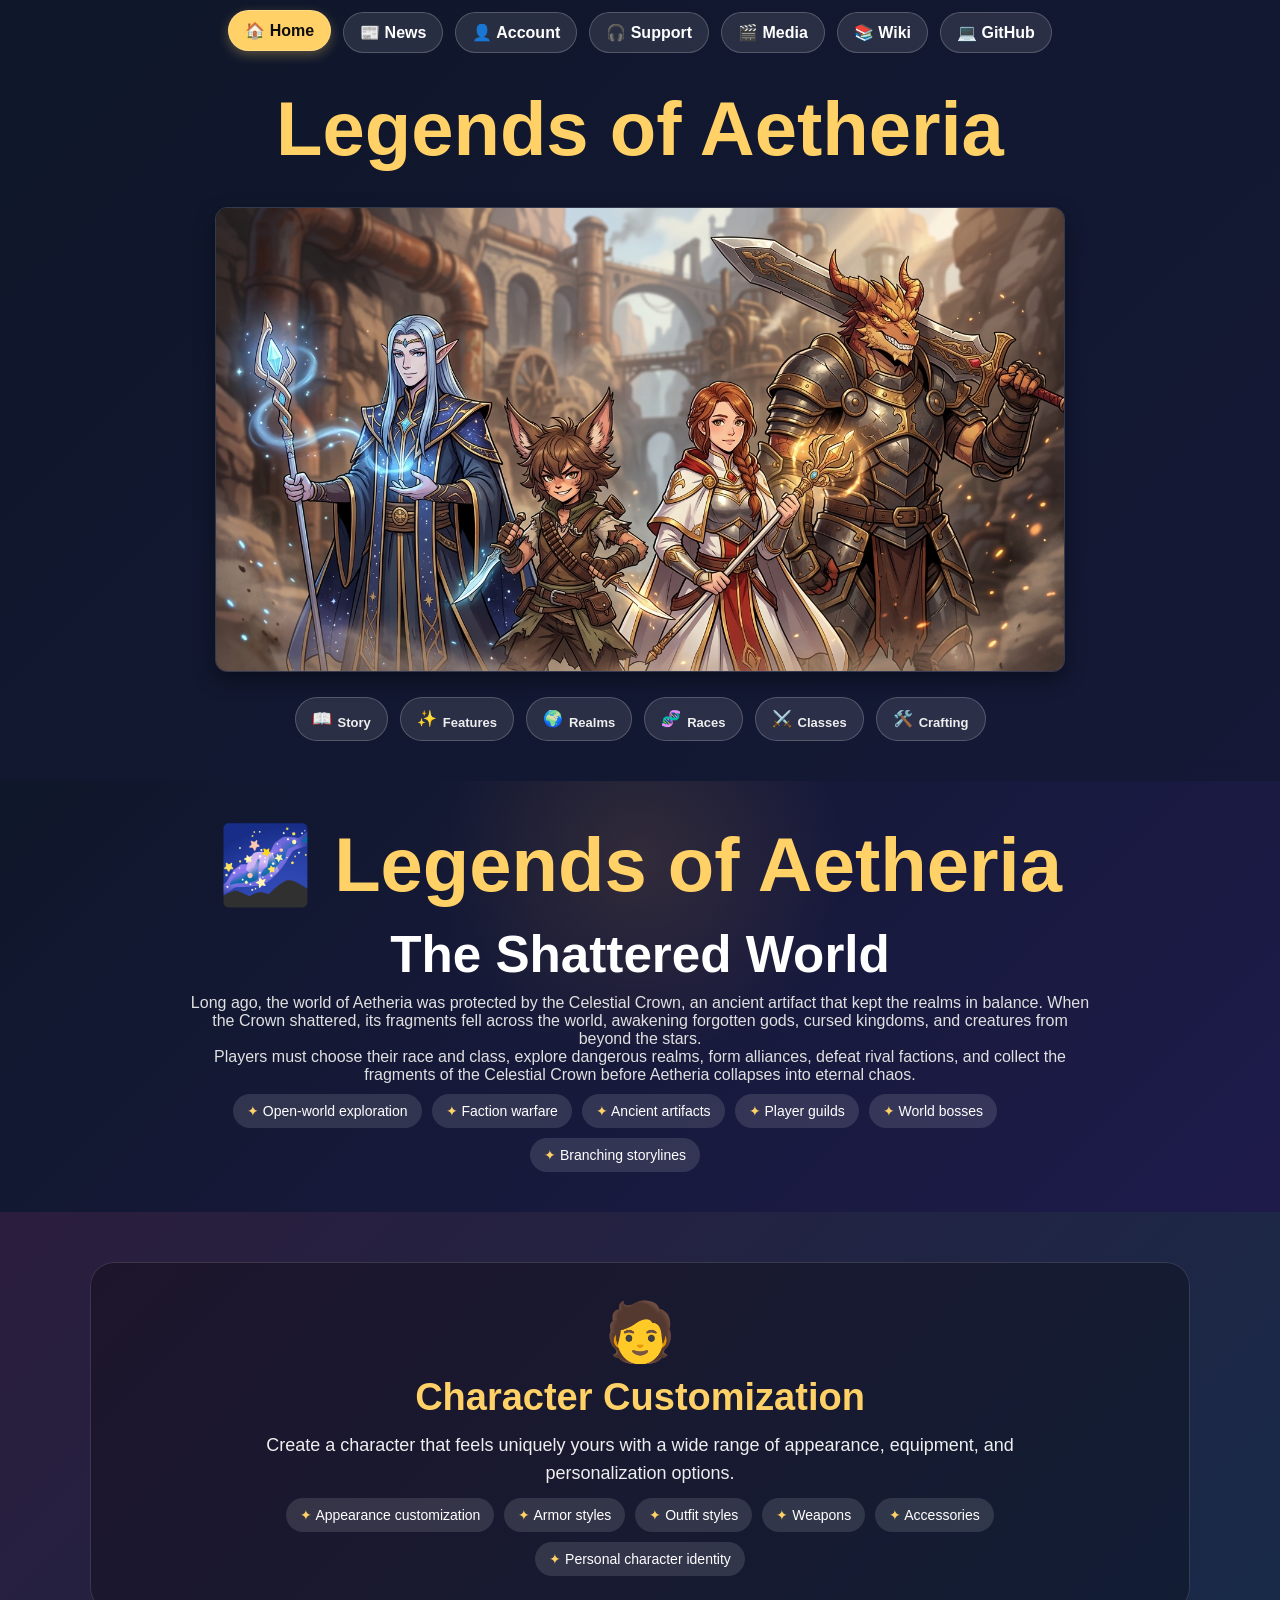
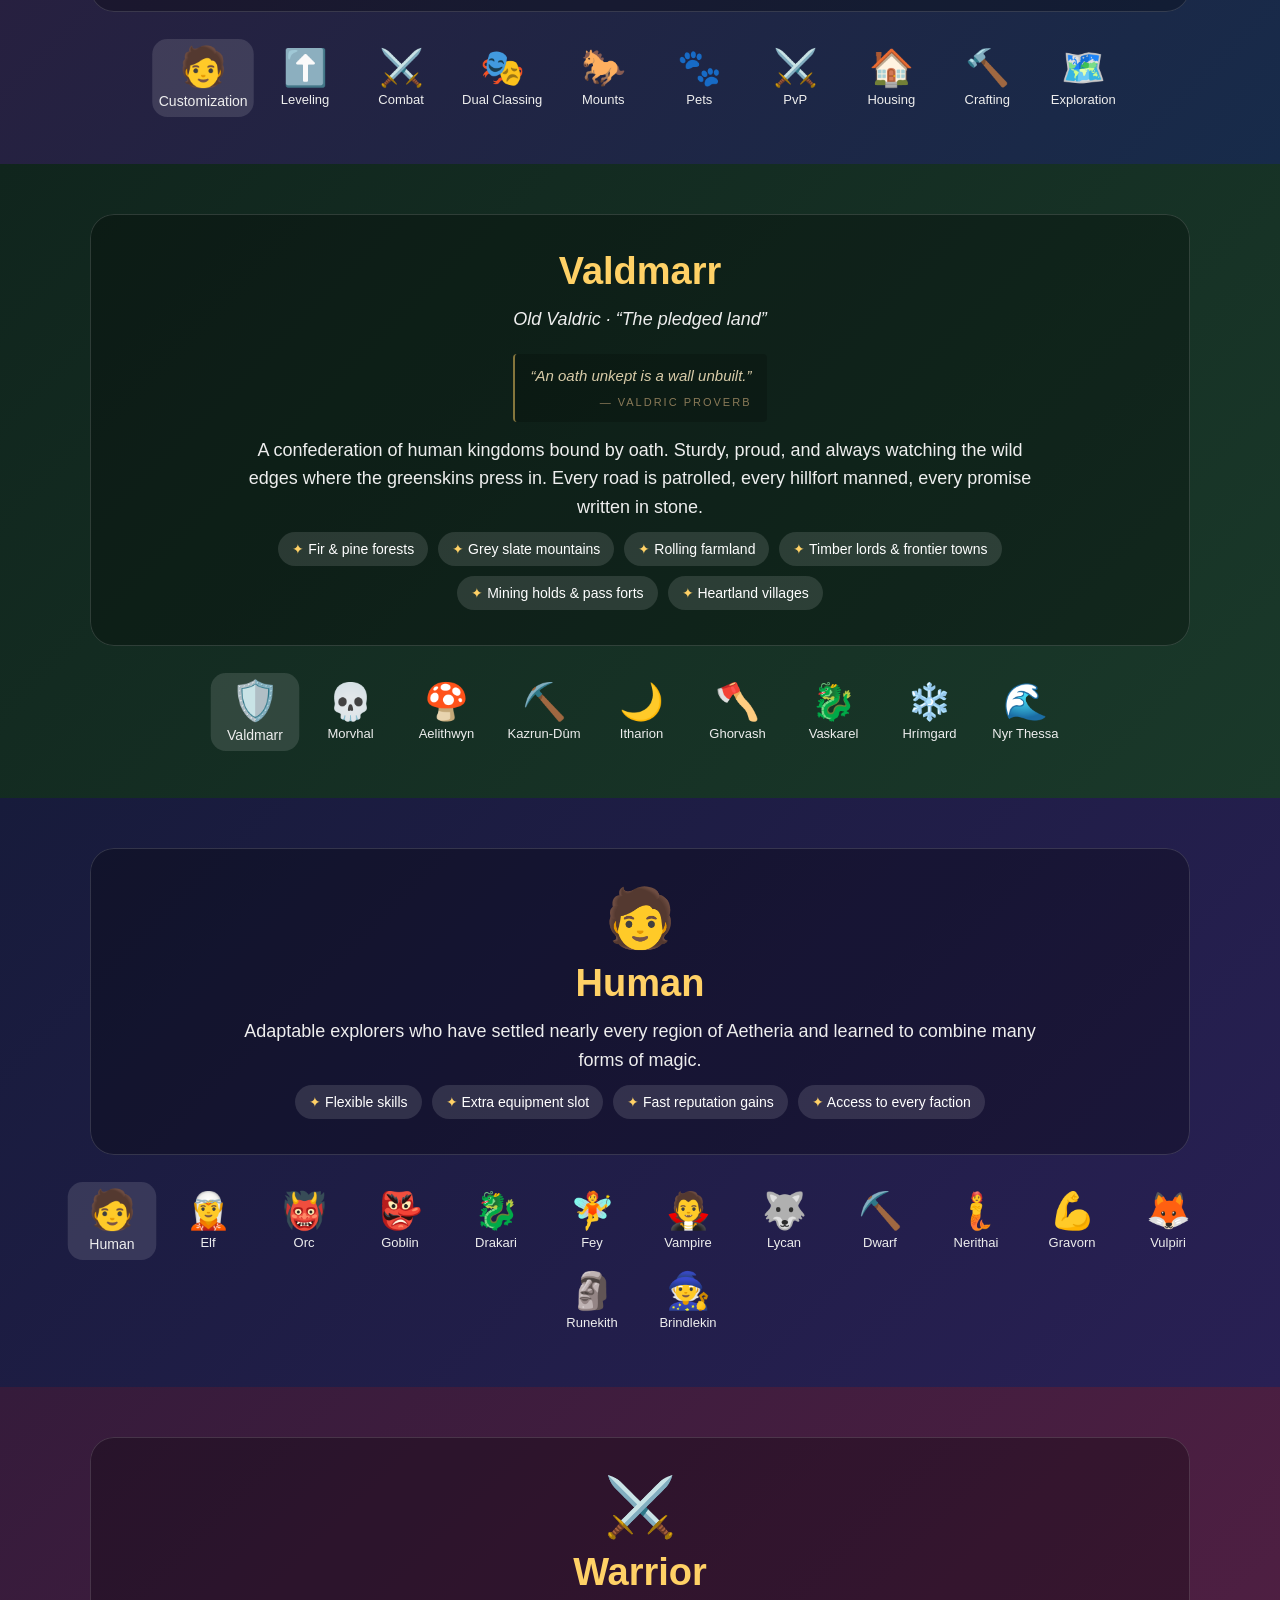
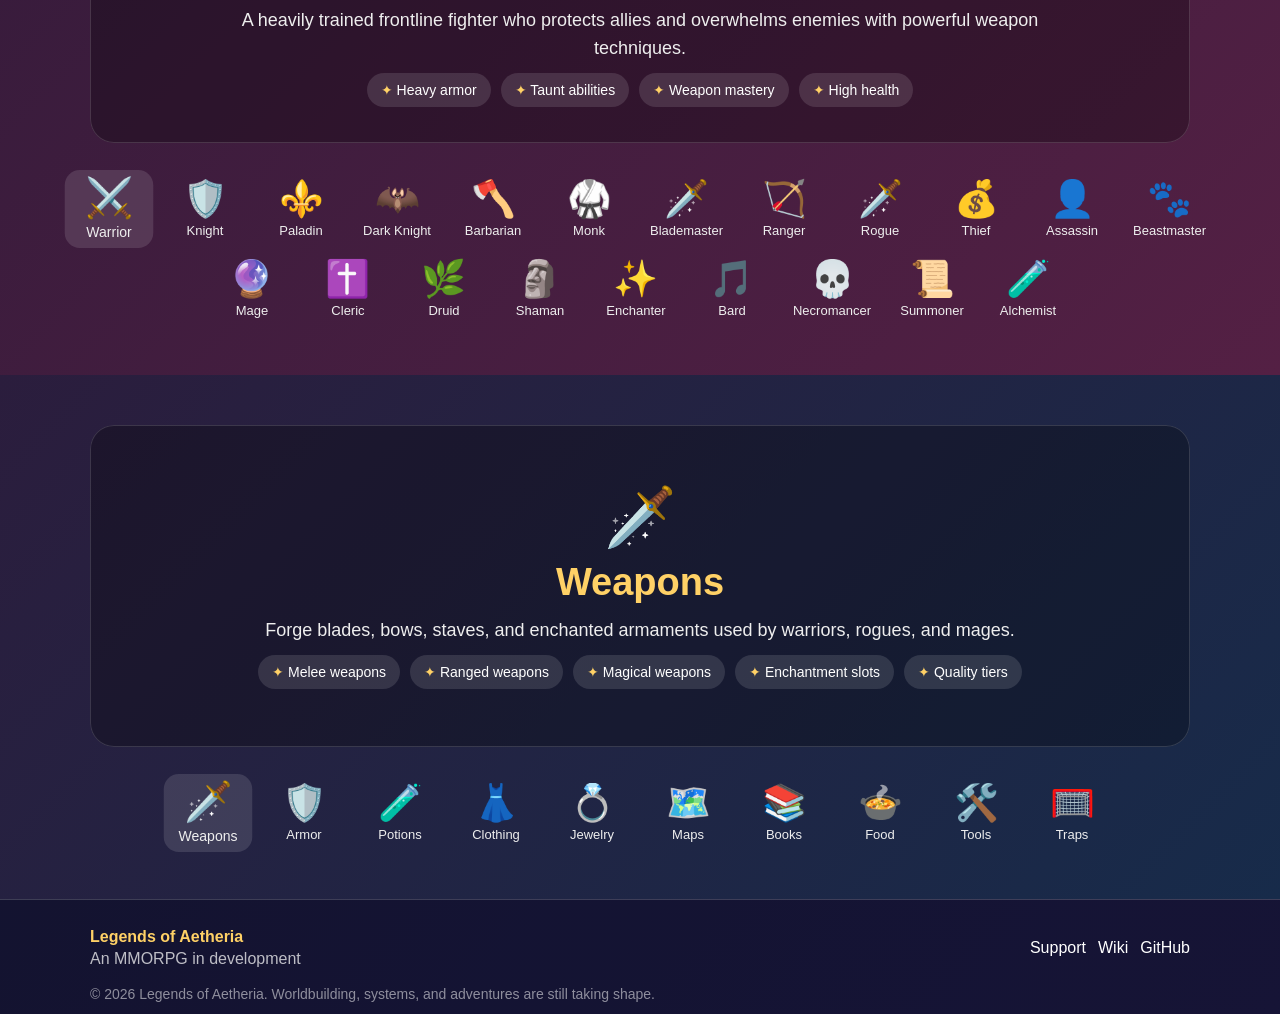
<file: docs/index.html>
<!DOCTYPE html>
<html lang="en">

<head>
    <meta charset="UTF-8">
    <meta name="viewport" content="width=device-width, initial-scale=1.0">
    <title>Legends of Aetheria MMORPG</title>
    <style>
        /* ===== RESET & BASE ===== */
        * {
            box-sizing: border-box;
            margin: 0;
            padding: 0;
        }

        html {
            scroll-behavior: smooth;
        }

        body {
            background: linear-gradient(135deg, #0f172a, #1e1b4b);
            color: #e0e0e0;
            font-family: Arial, sans-serif;
            overflow-x: hidden;
            min-height: 100vh;
            display: flex;
            flex-direction: column;
        }

        /* ===== UTILITY ===== */
        .hidden {
            display: none !important;
        }

        /* ===== TOP NAV ===== */
        .top-nav-bar {
            width: 100%;
            display: flex;
            justify-content: center;
            align-items: center;
            padding: 12px;
            flex-wrap: wrap;
            z-index: 10;
        }

        .top-nav-links {
            display: flex;
            justify-content: center;
            align-items: center;
            gap: 12px;
            width: min(100%, 1000px);
            flex-wrap: wrap;
        }

        .top-nav-btn {
            border: 1px solid rgba(255, 255, 255, 0.2);
            border-radius: 30px;
            background: rgba(255, 255, 255, 0.1);
            color: #fff;
            padding: 10px 16px;
            font-size: 16px;
            font-weight: bold;
            text-decoration: none;
            transition: all 0.3s ease;
            white-space: nowrap;
            cursor: pointer;
            font-family: inherit;
        }

        .top-nav-btn:hover,
        .top-nav-btn.active {
            background: #ffd166;
            color: #0d0d0d;
            transform: translateY(-2px);
            box-shadow: 0 4px 12px rgba(255, 209, 102, 0.3);
        }

        /* ===== CARDS / SECTIONS ===== */
        .card {
            width: 100%;
            padding: 40px 20px;
            display: flex;
            flex-direction: column;
            justify-content: center;
            align-items: center;
            position: relative;
            text-align: center;
            gap: 20px;
        }

        .home {
            padding-top: 20px;
        }

        .home-title-row {
            width: min(1100px, 100%);
            text-align: center;
        }

        h1 {
            font-size: clamp(36px, 6vw, 76px);
            color: #ffd166;
            margin-bottom: 15px;
        }

        h2 {
            font-size: clamp(30px, 4vw, 52px);
            color: #fff;
            margin-bottom: 10px;
        }

        h3 {
            font-size: clamp(24px, 3vw, 38px);
            color: #ffd166;
            margin-bottom: 12px;
        }

        /* ===== HOME HERO ===== */
        .home-hero-layout {
            display: flex;
            flex-direction: column;
            align-items: center;
            justify-content: center;
            gap: 25px;
            width: min(1100px, 100%);
        }

        .home-banner-img {
            width: 100%;
            max-width: 850px;
            height: auto;
            border-radius: 12px;
            box-shadow: 0 8px 20px rgba(0, 0, 0, 0.4);
            border: 1px solid rgba(255, 255, 255, 0.15);
            display: block;
        }

        .quick-links-bar {
            display: flex;
            flex-wrap: wrap;
            justify-content: center;
            gap: 12px;
            width: fit-content;
            max-width: 100%;
        }

        .quick-link {
            height: 44px;
            padding: 10px 16px;
            border: 1px solid rgba(255, 255, 255, 0.2);
            border-radius: 30px;
            background: rgba(255, 255, 255, 0.1);
            color: #fff;
            font-size: 16px;
            font-weight: bold;
            text-decoration: none;
            transition: all 0.3s ease;
            display: inline-flex;
            align-items: center;
            gap: 6px;
        }

        .quick-link:hover {
            background: #ffd166;
            color: #0d0d0d;
            transform: translateY(-2px);
            box-shadow: 0 4px 12px rgba(255, 209, 102, 0.3);
        }

        /* ===== SLIDER ===== */
        .slider {
            width: min(1100px, 100%);
            display: flex;
            overflow: hidden;
            margin-top: 10px;
            border-radius: 24px;
            position: relative;
        }

        .slide {
            flex: 0 0 100%;
            width: 100%;
            min-width: 100%;
            padding: 35px 25px;
            display: flex;
            flex-direction: column;
            justify-content: center;
            align-items: center;
            background: rgba(0, 0, 0, 0.28);
            border: 1px solid rgba(255, 255, 255, 0.14);
            border-radius: 24px;
        }

        .slide-emoji {
            font-size: 58px;
            margin-bottom: 10px;
        }

        .slide p {
            max-width: 800px;
            font-size: 18px;
            line-height: 1.6;
            color: #eee;
        }

        /* ===== REALM QUOTE ===== */
        .realm-quote {
            font-style: italic;
            color: #d8cba8;
            font-size: 15px;
            line-height: 1.6;
            padding: 10px 16px;
            margin: 10px 0 14px;
            border-left: 2px solid rgba(255, 209, 102, 0.5);
            background: rgba(0, 0, 0, 0.18);
            border-radius: 4px;
            text-align: left;
            max-width: 700px;
        }

        .realm-subtitle {
            font-style: italic;
            color: #b8a884;
            margin-bottom: 10px;
        }

        .realm-quote .attrib {
            display: block;
            margin-top: 6px;
            font-style: normal;
            font-size: 11px;
            letter-spacing: 2px;
            text-transform: uppercase;
            color: #8a7a58;
            text-align: right;
        }

        /* ===== FEATURES LIST ===== */
        .features {
            display: flex;
            flex-wrap: wrap;
            justify-content: center;
            gap: 10px;
            max-width: 850px;
            padding: 0;
            margin: 10px 0 0;
            list-style: none;
        }

        .features li {
            padding: 9px 14px;
            border-radius: 20px;
            background: rgba(255, 255, 255, 0.12);
            color: #fff;
            font-size: 14px;
        }

        .features li::before {
            content: "✦ ";
            color: #ffd166;
        }

        /* ===== BOTTOM NAV ===== */
        .bottom-nav {
            width: min(1200px, 100%);
            display: flex;
            flex-wrap: wrap;
            justify-content: center;
            gap: 8px 14px;
            padding: 10px;
        }

        .nav-item {
            min-width: 82px;
            padding: 8px 6px;
            font-size: 36px;
            line-height: 1;
            text-align: center;
            cursor: pointer;
            border-radius: 14px;
            transition: transform 0.2s ease, background 0.2s ease;
        }

        .nav-item:hover,
        .nav-item.active {
            transform: scale(1.08);
            background: rgba(255, 255, 255, 0.12);
        }

        .nav-label {
            font-size: 13px;
            margin-top: 7px;
            color: #eee;
            white-space: nowrap;
        }

        /* ===== SLIDER DOTS ===== */
        .slider-dots {
            display: flex;
            justify-content: center;
            gap: 10px;
            margin-top: 15px;
        }

        .dot {
            width: 12px;
            height: 12px;
            border-radius: 50%;
            background: rgba(255, 255, 255, 0.25);
            border: 1px solid rgba(255, 255, 255, 0.3);
            cursor: pointer;
            transition: all 0.3s ease;
        }

        .dot:hover {
            background: rgba(255, 209, 102, 0.6);
            transform: scale(1.2);
        }

        .dot.active {
            background: #ffd166;
            transform: scale(1.25);
            box-shadow: 0 0 8px rgba(255, 209, 102, 0.6);
        }

        /* ===== SECTION BACKGROUNDS ===== */
        .news {
            background: linear-gradient(135deg, #0e1330, #2b1f62);
        }

        .story {
            background: radial-gradient(circle at 50% 18%, rgba(255, 177, 71, 0.12), transparent 28%), linear-gradient(135deg, #0f172a, #1e1b4b);
        }

        .features-section {
            background: linear-gradient(135deg, #2b1d3d, #172b4a);
        }

        .realms {
            background: linear-gradient(135deg, #10251d, #1a392a);
        }

        .races {
            background: linear-gradient(135deg, #171b3b, #292054);
        }

        .classes {
            background: linear-gradient(135deg, #351b3b, #542044);
        }

        .support {
            background: linear-gradient(135deg, #2a1b10, #b86b18);
        }

        .media {
            background: linear-gradient(135deg, #221233, #5b2d9b);
        }

        .account {
            background: linear-gradient(135deg, #071827, #163a52);
        }

        /* ===== ACCOUNT ===== */
        .account-panel {
            width: min(700px, 100%);
        }

        .account-notice {
            padding: 16px 20px;
            border: 1px solid rgba(255, 209, 102, 0.45);
            border-radius: 8px;
            background: rgba(255, 209, 102, 0.12);
            color: #fff3c4;
            line-height: 1.6;
        }

        .account-auth,
        .account-subpage,
        .account-overview {
            padding: 30px;
            border-radius: 12px;
            background: rgba(0, 0, 0, 0.25);
            width: 100%;
        }

        .account-actions {
            display: flex;
            justify-content: center;
            gap: 12px;
            flex-wrap: wrap;
            margin-top: 16px;
        }

        .account-button {
            min-width: 150px;
            padding: 11px 20px;
            border: 1px solid rgba(255, 255, 255, 0.25);
            border-radius: 30px;
            background: rgba(255, 255, 255, 0.1);
            color: #fff;
            font-weight: bold;
            cursor: pointer;
            transition: all 0.3s ease;
            font-family: inherit;
            font-size: 16px;
        }

        .account-button:hover {
            background: #ffd166;
            color: #0d0d0d;
            transform: translateY(-2px);
            box-shadow: 0 4px 12px rgba(255, 209, 102, 0.3);
        }

        .sign-in-form {
            display: flex;
            flex-direction: column;
            align-items: center;
            gap: 12px;
            max-width: 360px;
            margin: 24px auto 0;
        }

        .sign-in-form label {
            align-self: stretch;
            text-align: left;
            font-weight: bold;
        }

        .sign-in-form input {
            width: 100%;
            padding: 11px 12px;
            border: 1px solid rgba(255, 255, 255, 0.25);
            border-radius: 6px;
            background: rgba(0, 0, 0, 0.3);
            color: #fff;
            font: inherit;
        }

        .sign-in-actions {
            display: flex;
            justify-content: center;
            gap: 12px;
            width: 100%;
            margin-top: 12px;
            flex-wrap: wrap;
        }

        .sign-in-message {
            min-height: 24px;
            margin: 0;
            color: #ffd166;
        }

        .account-overview-details {
            display: flex;
            flex-direction: column;
            gap: 8px;
            margin-top: 20px;
            padding: 18px;
            border-left: 3px solid #ffd166;
            background: rgba(0, 0, 0, 0.2);
            text-align: left;
        }

        /* ===== FOOTER ===== */
        .site-footer {
            width: 100%;
            margin-top: auto;
            padding: 28px 20px 12px;
            border-top: 1px solid rgba(255, 255, 255, 0.18);
            background: rgba(0, 0, 0, 0.28);
            color: rgba(255, 255, 255, 0.72);
            text-align: left;
        }

        .footer-content {
            display: grid;
            grid-template-columns: minmax(0, 1fr) auto;
            gap: 18px 30px;
            width: min(1100px, 100%);
            margin: 0 auto;
        }

        .footer-brand {
            display: flex;
            flex-direction: column;
            gap: 4px;
        }

        .footer-brand strong {
            color: #ffd166;
        }

        .footer-links {
            display: flex;
            gap: 12px;
            flex-wrap: wrap;
            align-items: center;
            justify-content: flex-end;
        }

        .footer-links a {
            color: #fff;
            text-decoration: none;
            transition: color 0.2s;
        }

        .footer-links a:hover {
            color: #ffd166;
        }

        .footer-meta {
            grid-column: 1 / -1;
            margin: 0;
            color: rgba(255, 255, 255, 0.52);
            font-size: 14px;
        }

        /* ===== VIDEO ===== */
        .video-container {
            position: relative;
            width: 100%;
            max-width: 500px;
            padding-bottom: 30%;
            height: 0;
            margin-top: 10px;
            border-radius: 12px;
            overflow: hidden;
            box-shadow: 0 8px 24px rgba(0, 0, 0, 0.5);
        }

        .video-container iframe {
            position: absolute;
            top: 0;
            left: 0;
            width: 100%;
            height: 100%;
            border: 0;
        }

        /* ===== SOCIAL BUTTONS ===== */
        .social-buttons {
            display: flex;
            gap: 15px;
            margin-top: 15px;
            flex-wrap: wrap;
            justify-content: center;
        }

        .social-btn {
            padding: 8px 16px;
            background: rgba(255, 255, 255, 0.15);
            border-radius: 8px;
            color: #fff;
            text-decoration: none;
            font-weight: bold;
            transition: background 0.2s;
        }

        .social-btn:hover {
            background: rgba(255, 255, 255, 0.3);
        }

        /* ===== RESPONSIVE ===== */
        @media (max-width: 850px) {
            .quick-links-bar {
                gap: 6px;
            }

            .quick-link {
                height: 40px;
                padding: 8px 10px;
                font-size: 13px;
            }

            .card {
                padding: 30px 15px;
            }

            .home {
                padding-top: 15px;
            }

            .slide {
                padding: 25px 18px;
            }

            .slide p {
                font-size: 16px;
            }

            .bottom-nav {
                gap: 6px 8px;
                padding: 6px;
            }

            .nav-item {
                min-width: 64px;
                padding: 6px 4px;
                font-size: 28px;
            }

            .nav-label {
                font-size: 11px;
            }
        }

        @media (max-width: 500px) {
            .footer-content {
                grid-template-columns: 1fr;
                gap: 16px;
            }

            .footer-links {
                justify-content: flex-start;
            }

            .nav-item {
                min-width: 54px;
                font-size: 24px;
            }

            .nav-label {
                font-size: 9px;
            }
        }
    </style>
</head>

<body>

    <!-- ===== TOP NAVIGATION ===== -->
    <div class="top-nav-bar" id="top-nav-bar"></div>

    <!-- ===== HOME SECTION ===== -->
    <section class="card home" id="home">
        <div class="home-title-row">
            <h1>Legends of Aetheria</h1>
        </div>
        <div class="home-hero-layout">
            <img src="images/party-banner.jpg" alt="Party Showcase" class="home-banner-img">
            <nav class="quick-links-bar" id="quick-links-bar"></nav>
        </div>
    </section>

    <!-- ===== NEWS SECTION ===== -->
    <section class="card news" id="news">
        <div class="slider" id="newsSlider"></div>
        <div class="slider-dots" id="newsDots"></div>
        <article class="news-article" style="max-width:800px; text-align:left; margin-top:20px;">
            <h3>Welcome to the Legends of Aetheria Dev Blog</h3>
            <p>This page contains the main announcements and spotlight trailers. Use the carousel above to cycle through
                highlights.</p>
        </article>
    </section>

    <!-- ===== STORY SECTION ===== -->
    <section class="card story" id="story">
        <div class="story-content" id="storyContent" style="max-width:900px;"></div>
    </section>

    <!-- ===== FEATURES SECTION ===== -->
    <section class="card features-section" id="features">
        <div class="slider" id="featuresSlider"></div>
        <div class="bottom-nav" id="featuresNav"></div>
    </section>

    <!-- ===== REALMS SECTION ===== -->
    <section class="card realms" id="realms">
        <div class="slider" id="realmsSlider"></div>
        <div class="bottom-nav" id="realmsNav"></div>
    </section>

    <!-- ===== RACES SECTION ===== -->
    <section class="card races" id="races">
        <div class="slider" id="racesSlider"></div>
        <div class="bottom-nav" id="racesNav"></div>
    </section>

    <!-- ===== CLASSES SECTION ===== -->
    <section class="card classes" id="classes">
        <div class="slider" id="classesSlider"></div>
        <div class="bottom-nav" id="classesNav"></div>
    </section>

    <!-- ===== CRAFTING SECTION ===== -->
    <section id="crafting" class="card features-section">
        <div id="craftingSlider" class="slider"></div>
        <div id="craftingNav" class="bottom-nav"></div>
    </section>

    <!-- ===== SUPPORT SECTION ===== -->
    <section class="card support hidden" id="support">
        <h2>Support</h2>
        <p>If you need help, contact our support team or check the community forums.</p>
        <ul style="list-style:none; padding:0;">
            <li>How to report bugs</li>
            <li>Known issues</li>
            <li>Contact: support@example.com</li>
        </ul>
    </section>

    <!-- ===== MEDIA SECTION ===== -->
    <section class="card media hidden" id="media">
        <h2>Media</h2>
        <p>Trailers, screenshots, and artwork gallery. Placeholder content for the media page.</p>
    </section>

    <!-- ===== ACCOUNT SECTION ===== -->
    <section class="card account hidden" id="account">
        <div class="account-panel">
            <p class="account-notice">Account registration is paused until the game is developed. You can sign in with
                "user" and "password" to try the account overview.</p>
            <div id="account-auth" class="account-auth">
                <h2>Account</h2>
                <div class="account-actions">
                    <button type="button" class="account-button" id="register-button">Register</button>
                    <button type="button" class="account-button" id="show-sign-in-button">Sign In</button>
                </div>
            </div>
            <div id="register-page" class="account-subpage" hidden>
                <h2>Register</h2>
                <p>Account registration is paused until the game is developed.</p>
                <button type="button" class="account-button" id="back-from-register-button">Back</button>
            </div>
            <div id="sign-in-page" class="account-subpage" hidden>
                <h2>Sign In</h2>
                <form id="sign-in-form" class="sign-in-form">
                    <label for="account-username">Username</label>
                    <input type="text" id="account-username" name="username" autocomplete="username" required>
                    <label for="account-password">Password</label>
                    <input type="password" id="account-password" name="password" autocomplete="current-password"
                        required>
                    <div class="sign-in-actions">
                        <button type="submit" class="account-button">Sign In</button>
                        <button type="button" class="account-button" id="back-from-sign-in-button">Back</button>
                    </div>
                    <p id="sign-in-message" class="sign-in-message" role="status" aria-live="polite"></p>
                </form>
            </div>
            <div id="account-overview" class="account-overview" hidden>
                <h2>Account Overview</h2>
                <p>Welcome back, user.</p>
                <div class="account-overview-details">
                    <strong>Character roster</strong>
                    <span>No characters created yet.</span>
                </div>
                <button type="button" class="account-button" id="sign-out-button">Sign Out</button>
            </div>
        </div>
    </section>

    <!-- ===== FOOTER ===== -->
    <footer class="site-footer">
        <div class="footer-content">
            <div class="footer-brand">
                <strong>Legends of Aetheria</strong>
                <span>An MMORPG in development</span>
            </div>
            <nav class="footer-links" aria-label="Footer navigation">
                <a href="#support">Support</a>
                <a href="#wiki">Wiki</a>
                <a href="https://github.com/blitzballplayerffx/OldWineBottle" target="_blank"
                    rel="noopener noreferrer">GitHub</a>
            </nav>
            <p class="footer-meta">© 2026 Legends of Aetheria. Worldbuilding, systems, and adventures are still taking
                shape.</p>
        </div>
    </footer>

    <script>
        // ===== DATA =====
        const DATA = {
            topNavLinks: [
                { label: "🏠 Home", href: "#home" },
                { label: "📰 News", href: "#news" },
                { label: "👤 Account", href: "#account" },
                { label: "🎧 Support", href: "#support" },
                { label: "🎬 Media", href: "#media" },
                { label: "📚 Wiki", href: "wiki.html", target: "_blank" },
                { label: "💻 GitHub", href: "https://github.com/blitzballplayerffx/OldWineBottle", target: "_blank" }
            ],
            quickLinks: [
                { label: "📖 Story", href: "#story" },
                { label: "✨ Features", href: "#features" },
                { label: "🌍 Realms", href: "#realms" },
                { label: "🧬 Races", href: "#races" },
                { label: "⚔️ Classes", href: "#classes" },
                { label: "🛠️ Crafting", href: "#crafting" }
            ],
            homeSlides: [
                {
                    type: "social",
                    title: "Follow Us on Social Media",
                    description: "Join our growing community! Stay connected for real-time announcements, artwork, community events, and live Q&A sessions with the development team.",
                    buttons: [
                        { label: "Discord", href: "#" },
                        { label: "X / Twitter", href: "#" },
                        { label: "Reddit", href: "#" },
                        { label: "YouTube", href: "#" }
                    ]
                },
                {
                    type: "list",
                    title: "Developer Updates & Patch Notes",
                    description: "Version 0.8.2 is live! We've rebalanced faction warfare, added new high-level crafting recipes, and optimized server memory allocation for large-scale world bosses.",
                    features: ["Server performance improvements", "New Mercenary contract system", "Expanded UI dark mode support"]
                },
                {
                    type: "list",
                    title: "History of Aetheria",
                    description: "Forged over a decade of dedicated indie development, Legends of Aetheria brings back the classic, cooperative feel of timeless MMORPGs where player decisions and community bonds truly matter.",
                    features: ["Classic 75-cap spirit", "Player-driven economy", "No automated trust bots"]
                },
                {
                    type: "video",
                    videoUrl: "https://www.youtube-nocookie.com/embed/dQw4w9WgXcQ"
                }
            ],
            story: {
                title: "🌌 Legends of Aetheria",
                subtitle: "The Shattered World",
                paragraphs: [
                    "Long ago, the world of Aetheria was protected by the Celestial Crown, an ancient artifact that kept the realms in balance. When the Crown shattered, its fragments fell across the world, awakening forgotten gods, cursed kingdoms, and creatures from beyond the stars.",
                    "Players must choose their race and class, explore dangerous realms, form alliances, defeat rival factions, and collect the fragments of the Celestial Crown before Aetheria collapses into eternal chaos."
                ],
                features: ["Open-world exploration", "Faction warfare", "Ancient artifacts", "Player guilds", "World bosses", "Branching storylines"]
            },
            features: [
                { emoji: "🧑", label: "Customization", title: "Character Customization", description: "Create a character that feels uniquely yours with a wide range of appearance, equipment, and personalization options.", features: ["Appearance customization", "Armor styles", "Outfit styles", "Weapons", "Accessories", "Personal character identity"] },
                { emoji: "⬆️", label: "Leveling", title: "Leveling", description: "Progress your character through combat, quests, exploration, and achievements while unlocking new abilities and equipment.", features: ["Character progression", "Ability unlocks", "Powerful equipment", "Multiple progression paths"] },
                { emoji: "⚔️", label: "Combat", title: "Combat", description: "Master fast-paced battles with tactical abilities, class strengths, and deliberate choices that make every encounter matter.", features: ["Action-based encounters", "Class abilities", "Combos", "Tactical enemy strategies", "Group combat", "Solo combat"] },
                { emoji: "🎭", label: "Dual Classing", title: "Dual Classing", description: "Combine two distinct job paths to create unique synergies, tailoring your abilities and playstyle to suit any challenge.", features: ["Sub-job combinations", "Shared ability pools", "Flexible builds", "Custom synergies"] },
                { emoji: "🐎", label: "Mounts", title: "Mounts", description: "Travel across the vast world of Aetheria with mounts ranging from dependable steeds to fantastic creatures of legend.", features: ["Land mounts", "Flying mounts", "Rare creatures", "Mount collection"] },
                { emoji: "🐾", label: "Pets", title: "Pets and Companions", description: "Raise, train, and adventure alongside loyal pets that support you with unique abilities and companionship.", features: ["Pet adoption", "Companion abilities", "Training", "Bonding", "Rare pet breeds"] },
                { emoji: "⚔️", label: "PvP", title: "PvP", description: "Test your skills against other players through faction warfare, competitive battles, and dangerous conflicts across Aetheria.", features: ["Player versus player combat", "Faction warfare", "Arenas", "Battlegrounds", "Competitive rewards"] },
                { emoji: "🏠", label: "Housing", title: "Player Housing", description: "Claim your own place in Aetheria and turn it into a personal home, gathering space, trophy room, or headquarters for your adventures.", features: ["Personal homes", "Furniture", "Decoration", "Trophy displays", "Player gathering spaces"] },
                { emoji: "🔨", label: "Crafting", title: "Crafting", description: "Gather resources throughout the world and transform them into useful gear, consumables, decorations, and valuable items.", features: ["Resource gathering", "Weapons", "Armor", "Potions", "Consumables", "Rare crafting recipes"] },
                { emoji: "🗺️", label: "Exploration", title: "Exploration", description: "Venture beyond the beaten path to discover hidden locations, ancient ruins, secret treasures, dangerous creatures, and forgotten mysteries.", features: ["Hidden locations", "Ancient ruins", "Secret treasures", "Exploration discoveries"] }
            ],
            realms: [
                {
                    emoji: "🛡️", label: "Valdmarr",
                    title: "Valdmarr",
                    subtitle: "Old Valdric · “The pledged land”",
                    quote: "“An oath unkept is a wall unbuilt.”",
                    quoteAttrib: "— Valdric proverb",
                    description: "A confederation of human kingdoms bound by oath. Sturdy, proud, and always watching the wild edges where the greenskins press in. Every road is patrolled, every hillfort manned, every promise written in stone.",
                    features: ["Fir & pine forests", "Grey slate mountains", "Rolling farmland", "Timber lords & frontier towns", "Mining holds & pass forts", "Heartland villages"]
                },
                {
                    emoji: "💀", label: "Morvhal",
                    title: "Morvhal",
                    subtitle: "Mortis · “Where the breath stops”",
                    quote: "“We do not bury our dead. We wait for them to stand.”",
                    quoteAttrib: "— inscription on the Black Gate",
                    description: "Not a kingdom so much as a condition. The land itself has stopped living, and nothing grows here that wasn't already dead. The marshes breathe. The trees listen. The dead do not always stay down.",
                    features: ["Bone-white barrens", "Black marshes", "Grey dead forests", "Wandering ghouls", "Necromancer covens", "Wraith-haunted woods"]
                },
                {
                    emoji: "🍄", label: "Aelithwyn",
                    title: "Aelithwyn",
                    subtitle: "Sylvan · “The woven dream”",
                    quote: "“You are welcome here. You were always welcome here. You have never left.”",
                    quoteAttrib: "— spoken at every fey threshold",
                    description: "The name the fey give themselves. Beautiful and wrong in equal measure. Seasons overlap, geometry bends, and colors are too saturated to be natural. Guests are honored — and rarely returned.",
                    features: ["Bioluminescent forest", "Crystal spires", "Eternal blossom groves", "Seelie courts & glow-moths", "Unseelie towers", "Dryads & shapeshifters"]
                },
                {
                    emoji: "⛏️", label: "Kazrun-Dûm",
                    title: "Kazrun-Dûm",
                    subtitle: "Kazrun · “The deep-delved home”",
                    quote: "“The mountain does not move. Neither do we.”",
                    quoteAttrib: "— first oath of the stone-singers",
                    description: "A hold, not a country. The dwarves measure it in tunnels, not miles, and the surface is only the roof of the real kingdom. Every hall was carved by hand, every forge lit from the same first fire.",
                    features: ["Snowcapped iron peaks", "Volcanic forge valleys", "Cavern entrances", "Gate-forts & watch-spires", "Great forges & rune-smiths", "Deep-roads & sinkhole gates"]
                },
                {
                    emoji: "🌙", label: "Itharion",
                    title: "Itharion",
                    subtitle: "High Elvish · “The long twilight”",
                    quote: "“We were not the first. We will not be the last. We are simply the ones who remember.”",
                    quoteAttrib: "— from the Star-Reader's Lament",
                    description: "The elves name it for the hour they love most, not the land itself. They are fading, and they know it. The realm fades with them — silver birch, still water, and quiet places that will outlast their keepers.",
                    features: ["Silver birch forest", "Mirror lakes", "High meadow terraces", "Wood elf villages & song-paths", "Star-readers & oracle pools", "High elf sanctuaries"]
                },
                {
                    emoji: "🪓", label: "Ghorvash",
                    title: "Ghorvash",
                    subtitle: "Black Speech · “The scar that feeds us”",
                    quote: "“The ground is ours because we bled on it first.”",
                    quoteAttrib: "— orc, goblin, and troll saying alike",
                    description: "Not a kingdom. A territory three peoples agreed not to slaughter each other over — mostly. The land is scarred because it has been fought over for centuries, and every crack tells you who won last.",
                    features: ["Red cracked badlands", "Root-tangled scrub & cave hills", "Black mesas & bog hollows", "Orc war camps & muster grounds", "Goblin warrens & scrap-towns", "Troll lairs & hunting grounds"]
                },
                {
                    emoji: "🐉", label: "Vaskarel",
                    title: "Vaskarel",
                    subtitle: "Draconic · “The first fire”",
                    quote: "“The mountain woke once. It will wake again.”",
                    quoteAttrib: "— carved over every wyrm roost",
                    description: "Named for the volcano the dragons consider their origin. Everything else in the realm is secondary to that mountain — the obsidian, the sulfur, the ash, the endless low rumble that never quite stops.",
                    features: ["Obsidian fields", "Sulfur flats", "Volcanic calderas", "Dragon roosts & glass wastes", "Kobold warrens & steam vents", "Wyrm flights & ash plumes"]
                },
                {
                    emoji: "❄️", label: "Hrímgard",
                    title: "Hrímgard",
                    subtitle: "Jotun · “The frost-wall”",
                    quote: "“We built the wall to keep you out. We are still deciding.”",
                    quoteAttrib: "— frost giant gate-keeper",
                    description: "The giants name it for the border it forms, not the land within. To them it's a wall they built to keep the small folk out, and it works. Beyond it: glacier, taiga, and cold that has its own opinion of travelers.",
                    features: ["Glacier fields", "Frozen taiga", "Ice spires & fjords", "Frost giant halls & ice-rivers", "Ice troll lairs & wolf packs", "Winter fey & frozen shrines"]
                },
                {
                    emoji: "🌊", label: "Nyr Thessa",
                    title: "Nyr Thessa",
                    subtitle: "Mer-tongue · “The tide that remembers”",
                    quote: "“The surface forgets. The deep does not.”",
                    quoteAttrib: "— merfolk tide-priest",
                    description: "The merfolk name it for what the water holds, not what it looks like. Half-sunken, coral, tidal — more of it lies below than above, and the oldest parts have not seen light in a thousand years.",
                    features: ["Coral shallows", "Sunken ruins", "Kelp forests", "Merfolk courts & reef-towns", "Drowned cities & sea-elf archives", "Triton hunts & kraken lairs"]
                }
            ],
            races: [
                { emoji: "🧑", label: "Human", title: "Human", description: "Adaptable explorers who have settled nearly every region of Aetheria and learned to combine many forms of magic.", features: ["Flexible skills", "Extra equipment slot", "Fast reputation gains", "Access to every faction"] },
                { emoji: "🧝", label: "Elf", title: "Elf", description: "Elegant descendants of celestial beings who draw power from starlight and ancient magic.", features: ["Night vision", "Arcane resistance", "Starborn magic", "Ancient ruin bonuses"] },
                { emoji: "👹", label: "Orc", title: "Orc", description: "Nomadic warriors who channel the fury of storms through ritual combat and fearless strength.", features: ["Melee damage", "Storm battle cries", "Intimidation", "Storm bonuses"] },
                { emoji: "👺", label: "Goblin", title: "Goblin", description: "Clever scavengers and inventive tinkerers who turn discarded objects into dangerous tools and traps.", features: ["Trap construction", "Improvised weapons", "Stealth bonuses", "Fast gathering"] },
                { emoji: "🐉", label: "Drakari", title: "Drakari", description: "Dragon-blooded people who inherit elemental breath, powerful scales, and ancestral memories.", features: ["Elemental breath", "Natural armor", "Dragon language", "Dragon resistance"] },
                { emoji: "🧚", label: "Fey", title: "Fey", description: "Unpredictable beings from enchanted forests who use illusion, charm, and nature magic.", features: ["Teleportation", "Illusions", "Nature affinity", "Reduced fall damage"] },
                { emoji: "🧛", label: "Vampire", title: "Vampire", description: "Night-born survivors who wield blood magic, heightened senses, and ancient knowledge.", features: ["Blood magic", "Night vision", "Life draining", "Enhanced senses"] },
                { emoji: "🐺", label: "Lycan", title: "Lycan", description: "Cursed shapeshifters who balance keen instincts and physical strength with pack traditions.", features: ["Beast transformation", "Keen tracking", "Pack instincts", "Regeneration"] },
                { emoji: "⛏️", label: "Dwarf", title: "Dwarf", description: "Underground builders and master engineers known for legendary armor and resilient bodies.", features: ["Armor endurance", "Mining bonuses", "Mechanical crafting", "Knockback resistance"] },
                { emoji: "🧜", label: "Nerithai", title: "Nerithai", description: "Aquatic people who guard submerged ruins, command the currents, and move through oceans with ease.", features: ["Water breathing", "Swimming speed", "Tidal magic", "Underwater vision"] },
                { emoji: "💪", label: "Gravorn", title: "Gravorn", description: "Ancient mountain dwellers whose immense bodies carry the strength of stone and forgotten ages.", features: ["Great strength", "High health", "Mountain stride", "Earth resistance"] },
                { emoji: "🦊", label: "Vulpiri", title: "Vulpiri", description: "Clever fox spirits who use illusion, quick movement, and shimmering fire to outwit enemies.", features: ["Foxfire magic", "Illusions", "Quick movement", "Social versatility"] },
                { emoji: "🗿", label: "Runekith", title: "Runekith", description: "Constructed beings awakened by ancient cores who bring tireless focus and durable bodies.", features: ["Construct body", "Damage resistance", "Tireless endurance", "Rune affinity"] },
                { emoji: "🧙", label: "Brindlekin", title: "Brindlekin", description: "Small, fortunate travelers whose courage and resourcefulness help them thrive in a dangerous world.", features: ["Lucky escapes", "Stealth bonuses", "Camp cooking", "Quick hands"] }
            ],
            classes: [
                { emoji: "⚔️", label: "Warrior", title: "Warrior", description: "A heavily trained frontline fighter who protects allies and overwhelms enemies with powerful weapon techniques.", features: ["Heavy armor", "Taunt abilities", "Weapon mastery", "High health"] },
                { emoji: "🛡️", label: "Knight", title: "Knight", description: "A disciplined defender clad in heavy plate, trained to absorb massive damage and hold the frontline for their allies.", features: ["Heavy plate armor", "Shield blocks", "Enemy taunts", "High defense"] },
                { emoji: "⚜️", label: "Paladin", title: "Paladin", description: "A holy warrior who combines heavy martial combat with sacred light magic to heal allies and smite evil forces.", features: ["Holy damage", "Self & party heals", "Auras of protection", "Undead counter"] },
                { emoji: "🦇", label: "Dark Knight", title: "Dark Knight", description: "A formidable knight who sacrifices their own vitality to channel dark magic and inflict heavy physical damage.", features: ["Two-handed scythes/swords", "Life-drain attacks", "Dark elemental magic", "High risk, high reward"] },
                { emoji: "🪓", label: "Barbarian", title: "Barbarian", description: "A fierce berserker who enters chaotic rages to increase raw strength, movement speed, and resistance to crowd control.", features: ["Berserker rage", "Dual-wielding heavy weapons", "Intimidating roars", "High health pool"] },
                { emoji: "🥋", label: "Monk", title: "Monk", description: "A martial artist who harnesses internal energy and rapid hand-to-hand combat techniques to overpower foes.", features: ["Unarmed mastery", "Chakra self-healing", "High attack speed", "Counter-attacks"] },
                { emoji: "🗡️", label: "Blademaster", title: "Blademaster", description: "A disciplined master of swordcraft who delivers high-burst physical damage through rapid strikes, counter-stances, and precise critical hits.", features: ["Katana & Greatsword mastery", "Counter-strike stances", "Precision critical strikes", "High melee burst damage"] },
                { emoji: "🏹", label: "Ranger", title: "Ranger", description: "A skilled hunter who excels at long-range combat, wilderness survival, tracking, and fighting alongside animal companions.", features: ["Long-range attacks", "Animal companions", "Tracking skills", "Poison arrows"] },
                { emoji: "🗡️", label: "Rogue", title: "Rogue", description: "A fast and deceptive assassin who uses stealth, traps, poisons, and precise attacks to eliminate enemies before they can respond.", features: ["Stealth movement", "Critical strikes", "Lockpicking", "Deadly poisons"] },
                { emoji: "💰", label: "Thief", title: "Thief", description: "A quick-witted rogue who excels at stealing valuable loot, dodging incoming attacks, and exploiting critical weaknesses.", features: ["Treasure hunting", "High evasion", "Pickpocketing", "Agile strikes"] },
                { emoji: "👤", label: "Assassin", title: "Assassin", description: "A master of shadow techniques and lethal surprise attacks who strikes from behind to eliminate high-value targets instantly.", features: ["Stealth mastery", "Critical backstabs", "Deadly poisons", "Smoke bombs"] },
                { emoji: "🐾", label: "Beastmaster", title: "Beastmaster", description: "A wilderness specialist who tames wild beasts, commanding powerful animals in battle to fight alongside them.", features: ["Wild beast taming", "Pet combat commands", "Companion buffs", "Dual axe strikes"] },
                { emoji: "🔮", label: "Mage", title: "Mage", description: "A scholar of raw elemental magic who unleashes destructive fire, ice, and lightning spells upon groups of enemies.", features: ["High burst damage", "Area of effect spells", "Mana shields", "Teleportation"] },
                { emoji: "✝️", label: "Cleric", title: "Cleric", description: "A divine servant who protects allies with healing magic, sacred shields, and powerful blessings against dark forces.", features: ["Healing magic", "Protective blessings", "Undead banishment", "Party revival skills"] },
                { emoji: "🌿", label: "Druid", title: "Druid", description: "A guardian of nature who commands plants, animals, storms, and shapeshifting abilities to adapt to any situation.", features: ["Animal transformation", "Nature magic", "Healing over time", "Weather control"] },
                { emoji: "🗿", label: "Shaman", title: "Shaman", description: "A spiritual guide who calls upon elemental totems and ancestral spirits to buff allies and weaken opponents.", features: ["Elemental totems", "Spirit warding", "Chain lightning", "Status cleanses"] },
                { emoji: "✨", label: "Enchanter", title: "Enchanter", description: "A tactical spellcaster specializing in battlefield crowd control, enemy mind control, and powerful support illusions.", features: ["Area crowd control", "Mana regeneration buffs", "Enemy illusions", "Haste enchantments"] },
                { emoji: "🎵", label: "Bard", title: "Bard", description: "A traveling performer whose music inspires allies, weakens enemies, and changes the mood of entire battlefields.", features: ["Party buffs", "Enemy debuffs", "Charm abilities", "Bonus dialogue options"] },
                { emoji: "💀", label: "Necromancer", title: "Necromancer", description: "A forbidden spellcaster who commands undead minions and converts life energy into destructive curses.", features: ["Summon undead", "Life-drain spells", "Curse abilities", "Minion customization"] },
                { emoji: "📜", label: "Summoner", title: "Summoner", description: "A magical scholar who forms pacts with ancient avatars and elemental spirits to call them forth in battle.", features: ["Elemental avatars", "Pet spellcasting", "Pact abilities", "Ranged magic support"] },
                { emoji: "🧪", label: "Alchemist", title: "Alchemist", description: "A resourceful experimenter who concocts volatile explosives, restorative elixirs, and debilitating chemical mixtures to control the field.", features: ["Explosive potions", "Healing & mana elixirs", "Acid & poison debuffs", "Transmutation utilities"] }
            ],
            crafting: [
                { emoji: "🗡️", label: "Weapons", title: "Weapons", description: "Forge blades, bows, staves, and enchanted armaments used by warriors, rogues, and mages.", features: ["Melee weapons", "Ranged weapons", "Magical weapons", "Enchantment slots", "Quality tiers"] },
                { emoji: "🛡️", label: "Armor", title: "Armor", description: "Craft protective gear ranging from light clothing to heavy plate infused with magical properties.", features: ["Light armor", "Medium armor", "Heavy armor", "Magical reinforcement", "Set bonuses"] },
                { emoji: "🧪", label: "Potions", title: "Potions & Elixirs", description: "Brew healing potions, mana elixirs, poisons, and powerful temporary buffs.", features: ["Healing potions", "Mana elixirs", "Buff mixtures", "Poisons", "Rare catalyst reactions"] },
                { emoji: "👗", label: "Clothing", title: "Clothing", description: "Create everyday outfits, cosmetic gear, robes, cloaks, and faction‑themed attire.", features: ["Cosmetic outfits", "Robes & cloaks", "Faction clothing", "Dye customization", "Tailored bonuses"] },
                { emoji: "💍", label: "Jewelry", title: "Jewelry", description: "Craft rings, necklaces, charms, and magical accessories that enhance character stats.", features: ["Rings", "Necklaces", "Charms", "Gem socketing", "Magical infusions"] },
                { emoji: "🗺️", label: "Maps", title: "Maps", description: "Create detailed maps revealing hidden paths, treasure locations, and secret world routes.", features: ["Treasure maps", "Dungeon maps", "Exploration charts", "Hidden route markers", "Cartography skill bonuses"] },
                { emoji: "📚", label: "Books", title: "Books & Tomes", description: "Write spell tomes, lore books, crafting manuals, and collectible codices.", features: ["Spell tomes", "Lore books", "Crafting manuals", "Collectible codices", "Skill‑granting texts"] },
                { emoji: "🍲", label: "Food", title: "Food & Cooking", description: "Prepare meals that grant buffs, restore health, or provide long‑term stat bonuses.", features: ["Healing meals", "Buff foods", "Rare recipes", "Feasts", "Seasonal ingredients"] },
                { emoji: "🛠️", label: "Tools", title: "Tools", description: "Craft utility tools used for gathering, exploration, construction, and survival.", features: ["Gathering tools", "Construction tools", "Exploration gear", "Repair kits", "Utility devices"] },
                { emoji: "🥅", label: "Traps", title: "Traps", description: "Build mechanical and magical traps for hunting, defense, or tactical combat.", features: ["Hunting traps", "Explosive traps", "Magical snares", "Poison traps", "Remote‑trigger devices"] }
            ]
        };

        // ===== RENDER LOGIC =====
        const sliderState = { news: 0, features: 0, realms: 0, races: 0, classes: 0, crafting: 0 };

        function renderIconLabel(label) {
            const match = label.match(/^(\S+)\s+(.+)$/u);
            if (!match) return label;
            return `<span class="quick-link-icon">${match[1]}</span><div class="nav-label">${match[2]}</div>`;
        }

        function renderApp() {
            // Top Nav
            const topNav = document.getElementById("top-nav-bar");
            if (topNav) {
                topNav.innerHTML = `<div class="top-nav-links">${DATA.topNavLinks.map(link =>
                    `<a href="${link.href}" class="top-nav-btn" ${link.target ? `target="${link.target}" rel="noopener noreferrer"` : ''}>${link.label}</a>`
                ).join('')}</div>`;
            }

            // Quick Links
            const quickLinks = document.getElementById("quick-links-bar");
            if (quickLinks) {
                quickLinks.innerHTML = DATA.quickLinks.map(link =>
                    `<a href="${link.href}" class="quick-link">${renderIconLabel(link.label)}</a>`
                ).join('');
            }

            // News Slider
            const newsSlider = document.getElementById("newsSlider");
            const newsDots = document.getElementById("newsDots");
            if (newsSlider) {
                newsSlider.innerHTML = DATA.homeSlides.map(slide => {
                    if (slide.type === "social") {
                        const btns = slide.buttons.map(b => `<a href="${b.href}" class="social-btn">${b.label}</a>`).join('');
                        return `<div class="slide"><h3>${slide.title}</h3><p>${slide.description}</p><div class="social-buttons">${btns}</div></div>`;
                    } else if (slide.type === "list") {
                        const feats = slide.features.map(f => `<li>${f}</li>`).join('');
                        return `<div class="slide"><h3>${slide.title}</h3><p>${slide.description}</p><ul class="features">${feats}</ul></div>`;
                    } else if (slide.type === "video") {
                        return `<div class="slide"><div class="video-container"><iframe src="${slide.videoUrl}" title="Trailer" allowfullscreen></iframe></div></div>`;
                    }
                }).join('');

                if (newsDots) {
                    newsDots.innerHTML = DATA.homeSlides.map((_, i) =>
                        `<div class="dot ${i === 0 ? 'active' : ''}" onclick="userSelectNewsSlide(${i})"></div>`
                    ).join('');
                }
            }

            // Story
            const storyContent = document.getElementById("storyContent");
            if (storyContent) {
                const paragraphs = DATA.story.paragraphs.map(p => `<p>${p}</p>`).join('');
                const features = DATA.story.features.map(f => `<li>${f}</li>`).join('');
                storyContent.innerHTML = `<h1>${DATA.story.title}</h1><h2>${DATA.story.subtitle}</h2>${paragraphs}<ul class="features">${features}</ul>`;
            }

            // Generic sections
            renderStandardSection("features", DATA.features);
            renderStandardSection("realms", DATA.realms);
            renderStandardSection("races", DATA.races);
            renderStandardSection("classes", DATA.classes);
            renderStandardSection("crafting", DATA.crafting);
        }

        function renderStandardSection(sectionKey, dataArray) {
            const slider = document.getElementById(`${sectionKey}Slider`);
            const nav = document.getElementById(`${sectionKey}Nav`);

            if (slider) {
                if (sectionKey === "realms") {
                    slider.innerHTML = dataArray.map(item => {
                        const feats = item.features.map(f => `<li>${f}</li>`).join('');
                        return `
                    <div class="slide">
                        <h3>${item.title}</h3>
                        <p class="realm-subtitle">${item.subtitle}</p>
                        <blockquote class="realm-quote">
                            ${item.quote}
                            <span class="attrib">${item.quoteAttrib}</span>
                        </blockquote>
                        <p>${item.description}</p>
                        <ul class="features">${feats}</ul>
                    </div>
                `;
                    }).join('');
                } else {
                    slider.innerHTML = dataArray.map(item => {
                        const features = item.features.map(f => `<li>${f}</li>`).join('');
                        return `<div class="slide"><div class="slide-emoji">${item.emoji}</div><h3>${item.title}</h3><p>${item.description}</p><ul class="features">${features}</ul></div>`;
                    }).join('');
                }
            }

            if (nav) {
                nav.innerHTML = dataArray.map((item, index) =>
                    `<div class="nav-item ${index === 0 ? 'active' : ''}" onclick="swapSlide('${sectionKey}', ${index})">${item.emoji}<div class="nav-label">${item.label}</div></div>`
                ).join('');
            }
        }

        function swapSlide(sectionName, index) {
            const slider = document.getElementById(sectionName + "Slider");
            if (!slider) return;
            const slides = slider.querySelectorAll(".slide");
            if (!slides.length) return;
            index = Math.max(0, Math.min(index, slides.length - 1));
            sliderState[sectionName] = index;
            const offset = index * slider.clientWidth;
            slider.scrollTo({ left: offset, behavior: "smooth" });

            const section = document.getElementById(sectionName);
            if (section) {
                const navItems = section.querySelectorAll(".nav-item");
                navItems.forEach((item, itemIndex) => item.classList.toggle("active", itemIndex === index));
                const dots = section.querySelectorAll(".dot");
                dots.forEach((dot, dotIndex) => dot.classList.toggle("active", dotIndex === index));
            }
        }

        // Auto cycle for news
        let newsAutoCycleTimer = null;
        function startNewsAutoCycle() {
            stopNewsAutoCycle();
            newsAutoCycleTimer = setInterval(() => {
                const slider = document.getElementById("newsSlider");
                if (!slider) return;
                const totalSlides = slider.querySelectorAll(".slide").length;
                let nextIndex = (sliderState.news + 1) % totalSlides;
                swapSlide("news", nextIndex);
            }, 4000);
        }
        function stopNewsAutoCycle() {
            if (newsAutoCycleTimer) clearInterval(newsAutoCycleTimer);
        }
        function userSelectNewsSlide(index) {
            swapSlide("news", index);
            startNewsAutoCycle();
        }

        function updateSliderPositions() {
            Object.keys(sliderState).forEach(sectionName => {
                const slider = document.getElementById(sectionName + "Slider");
                if (!slider) return;
                const index = sliderState[sectionName];
                slider.scrollLeft = index * slider.clientWidth;
            });
        }

        // Section show/hide
        const sectionGroups = {
            home: ['home', 'story', 'features', 'realms', 'races', 'classes', 'crafting'],
            news: ['news'],
            support: ['support'],
            media: ['media'],
            account: ['account'],
            wiki: ['wiki']
        };

        function hideAllSections() {
            document.querySelectorAll('section.card').forEach(s => s.classList.add('hidden'));
        }

        function showGroup(name) {
            const ids = sectionGroups[name] || [name];
            hideAllSections();
            ids.forEach(id => {
                const el = document.getElementById(id);
                if (el) el.classList.remove('hidden');
            });
            // Update top nav active state
            const topNavBtns = document.querySelectorAll('.top-nav-bar .top-nav-btn');
            topNavBtns.forEach(btn => {
                const href = btn.getAttribute('href') || '';
                const targetId = href.startsWith('#') ? href.slice(1) : '';
                btn.classList.toggle('active', targetId === name);
            });
            updateSliderPositions();
        }

        function setupNavBehavior() {
            const topNav = document.getElementById('top-nav-bar');
            if (!topNav) return;
            topNav.querySelectorAll('a.top-nav-btn').forEach(a => {
                const href = a.getAttribute('href') || '';
                const isExternal = a.hasAttribute('target');
                if (isExternal) return;
                if (!href.startsWith('#')) return;
                a.addEventListener('click', (e) => {
                    e.preventDefault();
                    const id = href.slice(1);
                    if (id === 'home') showGroup('home');
                    else if (id === 'wiki') { /* handled by link to wiki.html */ }
                    else showGroup(id);
                    if (id === 'news') startNewsAutoCycle();
                    else stopNewsAutoCycle();
                });
            });

            const quickLinks = document.getElementById('quick-links-bar');
            if (quickLinks) {
                quickLinks.querySelectorAll('a.quick-link').forEach(a => {
                    const href = a.getAttribute('href') || '';
                    if (!href.startsWith('#')) return;
                    a.addEventListener('click', (e) => {
                        e.preventDefault();
                        const id = href.slice(1);
                        if (sectionGroups.home.includes(id)) {
                            showGroup('home');
                            const target = document.getElementById(id);
                            if (target) target.scrollIntoView({ behavior: 'smooth' });
                        } else showGroup(id);
                    });
                });
            }

            const footer = document.querySelector('.site-footer');
            if (footer) {
                footer.querySelectorAll('a[href^="#"]').forEach(a => {
                    a.addEventListener('click', (e) => {
                        e.preventDefault();
                        const id = a.getAttribute('href').slice(1);
                        showGroup(id);
                        window.scrollTo({ top: 0, behavior: 'smooth' });
                    });
                });
            }
        }

        // Account logic
        function setupAccountBehavior() {
            const signInButton = document.getElementById('show-sign-in-button');
            const signInForm = document.getElementById('sign-in-form');
            const accountAuth = document.getElementById('account-auth');
            const registerPage = document.getElementById('register-page');
            const signInPage = document.getElementById('sign-in-page');
            const accountOverview = document.getElementById('account-overview');
            const signInMessage = document.getElementById('sign-in-message');
            const signOutButton = document.getElementById('sign-out-button');
            const registerButton = document.getElementById('register-button');
            const backFromRegisterButton = document.getElementById('back-from-register-button');
            const backFromSignInButton = document.getElementById('back-from-sign-in-button');

            if (!signInButton || !signInForm || !accountAuth) return;

            const showAccountOverview = () => {
                accountAuth.hidden = true;
                registerPage.hidden = true;
                signInPage.hidden = true;
                accountOverview.hidden = false;
            };
            const showAccountLanding = () => {
                accountAuth.hidden = false;
                registerPage.hidden = true;
                signInPage.hidden = true;
                accountOverview.hidden = true;
            };

            if (sessionStorage.getItem('aetheriaSignedIn') === 'true') showAccountOverview();

            registerButton.addEventListener('click', () => {
                accountAuth.hidden = true;
                registerPage.hidden = false;
            });
            signInButton.addEventListener('click', () => {
                accountAuth.hidden = true;
                signInPage.hidden = false;
                signInMessage.textContent = '';
                document.getElementById('account-username').focus();
            });
            backFromRegisterButton.addEventListener('click', showAccountLanding);
            backFromSignInButton.addEventListener('click', showAccountLanding);

            signInForm.addEventListener('submit', (event) => {
                event.preventDefault();
                const username = document.getElementById('account-username').value;
                const password = document.getElementById('account-password').value;
                if (username === 'user' && password === 'password') {
                    sessionStorage.setItem('aetheriaSignedIn', 'true');
                    showAccountOverview();
                    return;
                }
                signInMessage.textContent = 'Use the demo username and password to continue.';
            });

            signOutButton.addEventListener('click', () => {
                sessionStorage.removeItem('aetheriaSignedIn');
                showAccountLanding();
                signInForm.reset();
                signInMessage.textContent = '';
            });
        }

        // ===== INIT =====
        document.addEventListener("DOMContentLoaded", () => {
            renderApp();
            setupNavBehavior();
            setupAccountBehavior();
            showGroup('home');

            const newsSliderElement = document.getElementById("newsSlider");
            if (newsSliderElement) {
                newsSliderElement.addEventListener("mouseenter", stopNewsAutoCycle);
                newsSliderElement.addEventListener("mouseleave", startNewsAutoCycle);
            }
            window.addEventListener("resize", updateSliderPositions);
            updateSliderPositions();
            swapSlide("news", 0);
            swapSlide("features", 0);
            swapSlide("realms", 0);
            swapSlide("races", 0);
            swapSlide("classes", 0);
            swapSlide("crafting", 0);
            startNewsAutoCycle();
        });
    </script>
</body>

</html>
</file>
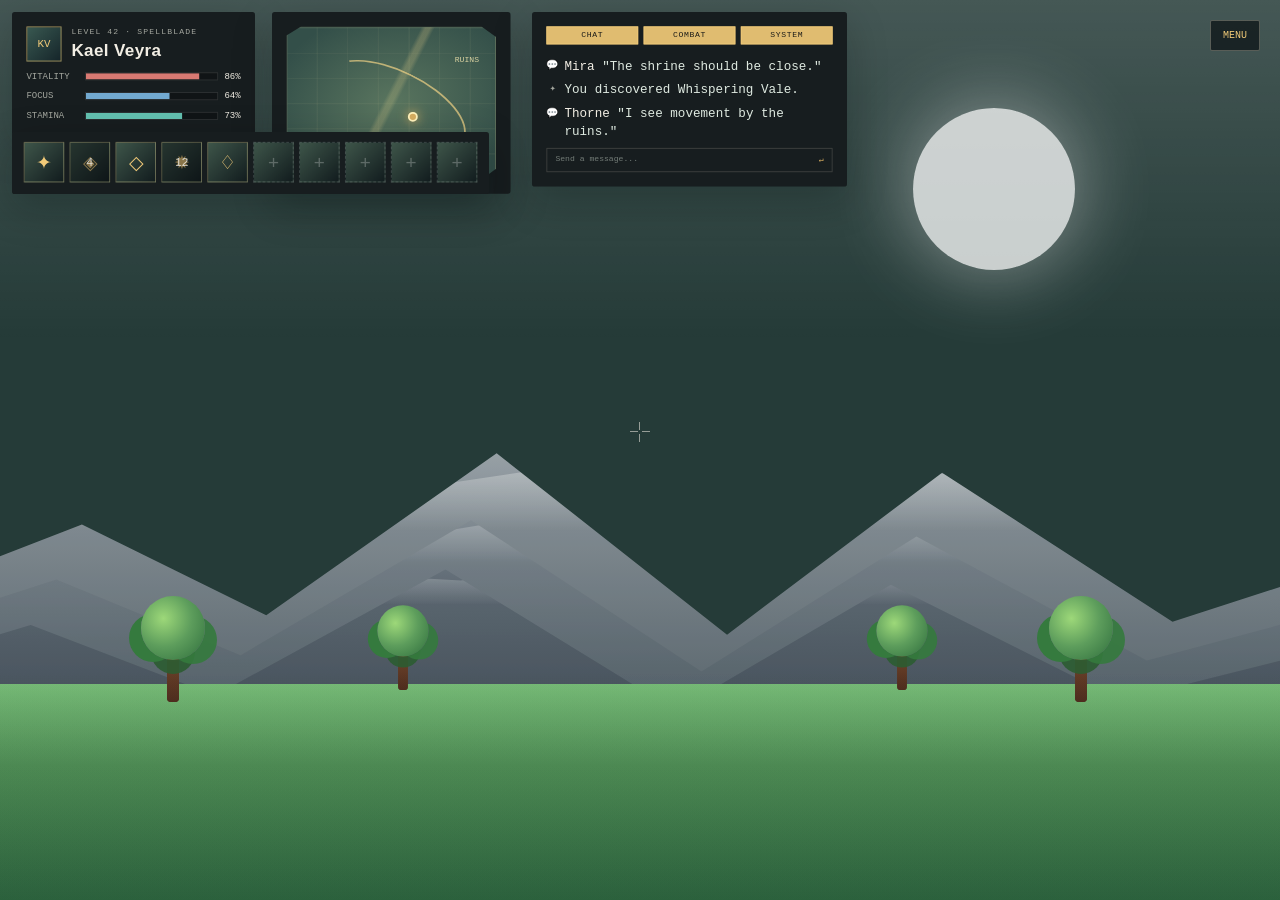
<file: docs/ui.html>
<!DOCTYPE html>
<html lang="en">
<head>
    <meta charset="UTF-8">
    <meta name="viewport" content="width=device-width, initial-scale=1.0">
    <title>RPG UI Prototype · Fixed UI Size / Resolution</title>
    <style>
        :root {
            --ui-scale: 1;
            --panel-opacity: 1;
            --panel-base: #171d1f;
            --ink: #f2eee4;
            --muted: #a4a79f;
            --line: rgba(236, 227, 202, 0.18);
            --gold: #d7ad60;
            --gold-bright: #f1ca78;
            --teal: #63c1b0;
            --rose: #d87972;
        }
        * { box-sizing: border-box; }
        html, body {
            width: 100%;
            height: 100%;
            min-width: 100%;
            min-height: 100%;
            margin: 0;
            padding: 0;
            overflow: hidden;
        }
        body {
            color: var(--ink);
            background: #253b38;
            font-family: Arial Narrow, Arial, sans-serif;
            user-select: none;
            -webkit-user-select: none;
        }
        button, input, select { font: inherit; }
        button { color: inherit; }
        button:focus-visible, input:focus-visible, select:focus-visible { outline: 2px solid var(--gold-bright); outline-offset: 3px; }
        [hidden] { display: none !important; }

        #app {
            position: fixed;
            left: 0;
            top: 0;
            width: 100vw;
            height: 100vh;
            min-width: 100vw;
            min-height: 100vh;
            margin: 0;
            padding: 0;
            overflow: hidden;
            box-sizing: border-box;
        }
        @supports (height: 100dvh) {
            #app {
                width: 100dvw;
                height: 100dvh;
                min-width: 100dvw;
                min-height: 100dvh;
            }
        }

        /* ===== WORLD BACKDROP ===== */
        .world-backdrop { position: absolute; inset: 0; overflow: hidden; pointer-events: none; z-index: 0; }
        .world-backdrop::before { content: ''; position: absolute; inset: 0; background: linear-gradient(180deg, rgba(255,255,255,.15), transparent 38%); }
        .sun { position: absolute; width: 18vmin; aspect-ratio: 1; right: 16%; top: 12%; border-radius: 50%; background: rgba(255,255,255,.75); box-shadow: 0 0 80px rgba(255,255,255,.45); }
        .mountain { position: absolute; bottom: 23%; width: 120%; height: 36%; clip-path: polygon(0 100%, 0 70%, 12% 48%, 24% 76%, 39% 26%, 54% 82%, 68% 32%, 83% 78%, 100% 52%, 100% 100%); }
        .mountain-back { left: -8%; background: linear-gradient(180deg, #c4cbd0 0%, #8a939a 48%, #657078 100%); opacity: .9; }
        .mountain-back::before { content: ''; position: absolute; inset: 0 0 50% 0; background: linear-gradient(180deg, rgba(255,255,255,.95), rgba(255,255,255,0)); clip-path: polygon(0 100%, 18% 66%, 32% 76%, 56% 42%, 74% 76%, 100% 54%, 100% 100%); }
        .mountain-mid { left: -10%; bottom: 20%; height: 30%; background: linear-gradient(180deg, #9aa3aa 0%, #707a82 44%, #505d65 100%); opacity: .8; }
        .mountain-mid::before { content: ''; position: absolute; inset: 0 0 58% 0; background: linear-gradient(180deg, rgba(255,255,255,.8), rgba(255,255,255,0)); clip-path: polygon(0 100%, 18% 62%, 37% 72%, 54% 34%, 72% 74%, 100% 52%, 100% 100%); }
        .mountain-front { left: -12%; bottom: 16%; height: 28%; background: linear-gradient(180deg, #7f8b94 0%, #58636d 40%, #3d4952 100%); opacity: .95; }
        .mountain-front::before { content: ''; position: absolute; inset: 0 0 60% 0; background: linear-gradient(180deg, rgba(255,255,255,.78), rgba(255,255,255,0)); clip-path: polygon(0 100%, 24% 62%, 40% 76%, 56% 38%, 70% 70%, 100% 50%, 100% 100%); }
        .ground { position: absolute; left: 0; right: 0; bottom: 0; height: 24%; z-index: 2; background: linear-gradient(180deg, #6db66d 0%, #4a8d4f 38%, #2f6d3f 100%); }
        .ground::before { content: ''; position: absolute; inset: 0; background: linear-gradient(180deg, rgba(255,255,255,.06), rgba(0,0,0,.06)); }
        .tree { position: absolute; bottom: 22%; width: 90px; height: 120px; z-index: 4; }
        .tree-left { left: 10%; }
        .tree-mid-left { left: 28%; transform: scale(.8); }
        .tree-mid-right { right: 26%; transform: scale(.8); }
        .tree-right { right: 12%; }
        .tree::before { content: ''; position: absolute; left: 50%; bottom: 0; width: 12px; height: 60px; transform: translateX(-50%); background: linear-gradient(180deg, #7a4d2f 0%, #4e2c1d 100%); border-radius: 4px; }
        .tree::after { content: ''; position: absolute; left: 50%; bottom: 42px; width: 64px; height: 64px; transform: translateX(-50%); background: radial-gradient(circle at 35% 35%, #9dd879 0%, #5d9d5c 48%, #2e6d3c 100%); border-radius: 50%; box-shadow: -20px 10px 0 -8px rgba(53, 122, 62, 1.0), 20px 12px 0 -8px rgba(53, 122, 62, .9), 0 24px 0 -10px rgba(44, 92, 49, .9); }
        .tree-trunk { position: absolute; left: 50%; bottom: 0; width: 12px; height: 60px; transform: translateX(-50%); background: linear-gradient(180deg, #7a4d2f 0%, #4e2c1d 100%); border-radius: 4px; }
        .fog { position: absolute; inset: auto 0 0; height: 26%; z-index: 7; background: linear-gradient(180deg, transparent, rgba(39, 61, 68, .15)); }

        /* ===== UI STAGE ===== */
        .ui-stage {
            position: absolute;
            left: 0;
            top: 0;
            width: 100%;
            height: 100%;
            margin: 0;
            padding: 0;
            min-width: 0;
            min-height: 0;
            overflow: hidden;
            box-sizing: border-box;
        }
        .reticle { position: absolute; top: 48%; left: 50%; width: 20px; height: 20px; transform: translate(-50%, -50%); opacity: .65; }
        .reticle::before, .reticle::after, .reticle span::before, .reticle span::after { content: ''; position: absolute; background: rgba(242, 238, 228, .85); }
        .reticle::before { width: 1px; height: 8px; left: 9px; top: 0; }
        .reticle::after { width: 1px; height: 8px; left: 9px; bottom: 0; }
        .reticle span::before { height: 1px; width: 8px; left: 0; top: 9px; }
        .reticle span::after { height: 1px; width: 8px; right: 0; top: 9px; }

        /* ===== LOCK TOAST ===== */
        .lock-toast {
            position: fixed;
            top: 50%;
            left: 50%;
            transform: translate(-50%, -50%);
            z-index: 200;
            padding: 14px 26px;
            border: 1px solid rgba(215, 173, 96, .55);
            border-radius: 3px;
            background: rgba(17, 24, 27, .92);
            color: var(--gold-bright);
            font-family: Consolas, 'Courier New', monospace;
            font-size: 16px;
            letter-spacing: .28em;
            text-transform: uppercase;
            box-shadow: 0 20px 60px rgba(5, 11, 12, .55);
            backdrop-filter: blur(10px);
            pointer-events: none;
            opacity: 0;
        }
        .lock-toast.is-showing {
            animation: lockToastFade 1.5s ease-out forwards;
        }
        @keyframes lockToastFade {
            0%   { opacity: 0; transform: translate(-50%, -50%) scale(.92); }
            15%  { opacity: 1; transform: translate(-50%, -50%) scale(1); }
            70%  { opacity: 1; transform: translate(-50%, -50%) scale(1); }
            100% { opacity: 0; transform: translate(-50%, -50%) scale(1.04); }
        }

        /* ===== HUD PANELS ===== */
        .hud-panel, .settings-panel {
            position: absolute;
            padding: 16px;
            border: 0;
            border-radius: 3px;
            background: color-mix(in srgb, var(--panel-base) calc(var(--panel-opacity) * 100%), rgba(10,14,18,0.12));
            box-shadow: 0 15px 45px rgba(5,11,12,.24);
            backdrop-filter: blur(12px);
            z-index: 20;
            user-select: none;
        }
        .hud-panel {
            width: 270px;
            animation: reveal .55s both;
            transform: scale(var(--ui-window-scale, 1));
            transform-origin: top left;
        }
        .window-settings {
            position: absolute; z-index: 2; top: 7px; right: 7px;
            width: 22px; height: 22px; padding: 0; border: 0;
            color: var(--muted); background: transparent;
            font-size: 14px; line-height: 22px; cursor: pointer; opacity: .8;
        }
        .window-settings:hover { color: var(--gold-bright); opacity: 1; }
        .panel-heading h2 { margin: 0; margin-top: 3px; color: var(--ink); font-size: 19px; font-weight: 600; letter-spacing: .02em; }
        .eyebrow { display: block; color: var(--muted); font-family: Consolas, 'Courier New', monospace; font-size: 9px; letter-spacing: .14em; line-height: 1.3; text-transform: uppercase; }
        .eyebrow.accent { color: var(--gold-bright); }

        .character-identity { display: flex; align-items: center; gap: 11px; }
        .avatar-mark, .member-avatar { display: grid; place-items: center; border: 1px solid rgba(215,173,96,.65); color: var(--gold-bright); background: linear-gradient(135deg, #395951, #15252a); font-family: Consolas, 'Courier New', monospace; }
        .avatar-mark { width: 39px; height: 39px; font-size: 12px; }
        .resource { margin-top: 11px; }
        .resource-track { display: grid; grid-template-columns: 58px 1fr auto; align-items: center; gap: 7px; }
        .resource-name { color: var(--muted); font-family: Consolas, 'Courier New', monospace; font-size: 10px; text-transform: uppercase; }
        .resource-track strong { color: var(--ink); font-weight: 400; font-family: Consolas, 'Courier New', monospace; font-size: 10px; }
        .meter, .mini-meter, .quest-progress { height: var(--character-bar-height, 5px); overflow: hidden; border: 1px solid rgba(255,255,255,.12); background: rgba(0,0,0,.3); }
        .meter span, .mini-meter span, .quest-progress span { display: block; height: 100%; }
        .health .meter span { background: var(--rose); }
        .mana .meter span { background: #72a9d0; }
        .stamina .meter span { background: var(--teal); }

        .quest-panel p { margin: 0 0 17px; color: #c4c7bd; font-size: 15px; line-height: 1.25; }
        .quest-progress span { width: 40%; background: var(--gold); }
        .quest-meta { display: flex; justify-content: space-between; margin-top: 7px; color: var(--muted); font-family: Consolas, 'Courier New', monospace; font-size: 9px; }

        .party-member { display: flex; align-items: center; gap: 9px; margin: 11px 0; }
        .member-avatar { width: 27px; height: 27px; border-color: var(--line); border-radius: 50%; font-size: 12px; }
        .member-avatar.rose { color: #ec9d96; border-color: #a45e5a; }
        .member-avatar.green { color: #8fd7b4; border-color: #5b997d; }
        .member-info { flex: 1; }
        .member-info > div:first-child { display: flex; justify-content: space-between; font-size: 14px; }
        .member-info span { color: var(--muted); font-size: 12px; }
        .mini-meter { height: 3px; margin-top: 5px; }
        .mini-meter span { background: var(--teal); }
        .member-health { color: var(--muted); font-family: Consolas, 'Courier New', monospace; font-size: 9px; }

        .minimap-panel { width: 265px; }
        .minimap { position: relative; height: 170px; overflow: hidden; border: 1px solid rgba(223,204,145,.3); background: #334f49; clip-path: polygon(0 6%, 7% 0, 93% 0, 100% 7%, 100% 93%, 93% 100%, 7% 100%, 0 93%); }
        .minimap::before { content: ''; position: absolute; inset: -30%; background: radial-gradient(ellipse, rgba(147,174,127,.4), transparent 56%), linear-gradient(130deg, transparent 48%, rgba(204,184,124,.3) 49%, rgba(204,184,124,.3) 50%, transparent 51%); transform: rotate(-13deg); }
        .map-grid { position: absolute; inset: 0; opacity: .25; background: repeating-linear-gradient(0deg, transparent 0 26px, rgba(234,219,165,.22) 27px 28px), repeating-linear-gradient(90deg, transparent 0 32px, rgba(234,219,165,.22) 33px 34px); }
        .map-path { position: absolute; width: 170px; height: 80px; top: 48px; left: 35px; border: 2px solid rgba(237,208,132,.72); border-left-color: transparent; border-bottom-color: transparent; border-radius: 50%; transform: rotate(26deg); }
        .map-player { position: absolute; top: 94px; left: 134px; width: 11px; height: 11px; border: 2px solid #fff2bb; border-radius: 50%; background: var(--gold); box-shadow: 0 0 12px var(--gold); }
        .map-label { position: absolute; color: rgba(255,239,180,.8); font-family: Consolas, 'Courier New', monospace; font-size: 9px; text-transform: uppercase; }
        .label-ruins { top: 32px; right: 18px; }
        .label-camp { bottom: 28px; left: 24px; }

        .chat-panel { --chat-width: 310px; --chat-height: 82px; --chat-font-size: 10px; width: var(--chat-width); }
        .chat-filters { display: flex; gap: 6px; margin-bottom: 8px; }
        .chat-filter {
            display: inline-flex; align-items: center; justify-content: center; flex: 1; min-width: 0;
            padding: 4px 6px; border: 1px solid rgba(236,227,202,.15);
            background: rgba(10,16,18,.9); color: var(--muted);
            font-family: Consolas, 'Courier New', monospace; font-size: 9px; letter-spacing: .08em;
            text-transform: uppercase; cursor: pointer;
            transition: background .2s, color .2s, border-color .2s;
        }
        .chat-filter.is-on { background: rgba(241,202,120,.92); border-color: rgba(241,202,120,.9); color: #1b1b18; }
        .chat-filter.is-off { background: rgba(10,16,18,.9); color: var(--muted); }
        .chat-log { height: var(--chat-height); overflow-y: auto; overflow-x: hidden; color: #c4c7bd; font-family: Consolas, 'Courier New', monospace; font-size: var(--chat-font-size); line-height: 1.5; }
        .chat-log p { display: flex; align-items: flex-start; gap: 6px; margin: 6px 0; }
        .chat-text { flex: 1; min-width: 0; display: block; color: #dfeae1; line-height: 1.45; white-space: normal; overflow-wrap: anywhere; word-break: break-word; text-align: left; }
        .chat-channel { display: inline-flex; align-items: center; justify-content: center; min-width: 14px; color: var(--gold); font-size: 11px; margin-top: 1px; }
        .chat-channel.chat { color: var(--gold); }
        .chat-channel.combat { color: var(--rose); }
        .chat-channel.system { color: var(--muted); }
        .chat-log strong { color: var(--ink); font-weight: 500; }
        .chat-input { display: flex; justify-content: space-between; margin-top: 12px; padding: 7px 9px; border: 1px solid var(--line); color: #747d78; font-family: Consolas, 'Courier New', monospace; font-size: 9px; }
        .chat-input button { padding: 0; border: 0; color: var(--gold); background: transparent; cursor: pointer; }

        .hotbar-panel { width: max-content; max-width: min(90vw, 560px); padding: 11px 13px 13px; }
        .hotbar-panel.vertical .ability-row { flex-direction: column; }
        .hotbar-panel.vertical .ability { width: 38px; height: 38px; }
        .ability-row { display: flex; gap: 6px; flex-wrap: nowrap; }
        .ability {
            position: relative; width: 45px; height: 45px; padding: 0;
            border: 1px solid rgba(231,205,141,.35);
            background: linear-gradient(135deg, rgba(83,115,96,.65), rgba(17,28,30,.9));
            cursor: pointer; transition: border-color .2s, transform .2s;
        }
        .ability:hover { border-color: var(--gold-bright); transform: translateY(-2px); }
        .ability-icon { color: var(--gold-bright); font-size: 21px; }
        .ability b { position: absolute; inset: 0; display: grid; place-items: center; color: rgba(255,255,255,.75); font-size: 13px; font-weight: 400; background: rgba(9,15,17,.45); }
        .ability.empty { border-style: dashed; border-color: rgba(255,255,255,.16); }
        .ability.empty .ability-icon { color: rgba(255,255,255,.25); }

        .settings-toggle {
            position: fixed; z-index: 50; top: 20px; right: 20px;
            display: flex; align-items: center; gap: 7px;
            padding: 9px 12px; border: 1px solid rgba(236,227,202,.3);
            border-radius: 2px; color: var(--gold-bright);
            background: rgba(17,24,27,.8); font-family: Consolas, 'Courier New', monospace;
            font-size: 10px; text-transform: uppercase; cursor: pointer;
        }
        .settings-toggle:hover { background: rgba(41,60,55,.95); }

        .menu-popover {
            position: fixed; z-index: 90; left: 50%; top: 50%;
            transform: translate(-50%, -50%);
            width: min(92vw, 440px); height: min(74vh, 560px);
            padding: 0; border: 1px solid rgba(236,227,202,.28);
            border-radius: 8px; background: rgba(17,24,27,.97);
            box-shadow: 0 28px 70px rgba(5,11,12,.42); overflow: hidden;
        }
        .menu-popover[hidden] { display: none !important; }
        .menu-header {
            display: grid; grid-template-columns: 80px 1fr 80px;
            align-items: center; gap: 12px; padding: 14px 18px;
            border-bottom: 1px solid rgba(236,227,202,.18);
            background: rgba(255,255,255,.02);
        }
        .menu-header h2 { margin: 0; color: var(--ink); font-size: 20px; text-align: center; }
        .menu-back, .menu-exit { border: 0; background: transparent; color: var(--gold-bright); font-family: Consolas, 'Courier New', monospace; font-size: 10px; letter-spacing: .12em; text-transform: uppercase; cursor: pointer; }
        .menu-back { justify-self: start; }
        .menu-exit { justify-self: end; }
        .menu-body { height: calc(100% - 64px); overflow-y: auto; padding: 18px; }
        .menu-home-body { display: grid; gap: 10px; }
        .menu-nav-button {
            width: 100%; padding: 12px 14px;
            border: 1px solid rgba(236,227,202,.18);
            background: rgba(255,255,255,.02); color: var(--ink);
            text-align: left; font-family: Consolas, 'Courier New', monospace;
            font-size: 12px; letter-spacing: .1em; text-transform: uppercase; cursor: pointer;
        }
        .menu-nav-button:hover { background: rgba(215,173,96,.12); border-color: rgba(215,173,96,.34); color: var(--gold-bright); }
        .menu-settings-body, .menu-screen-body { display: grid; gap: 16px; }
        .menu-control-row { display: flex; align-items: center; justify-content: space-between; gap: 12px; color: var(--ink); font-family: Consolas, 'Courier New', monospace; font-size: 11px; letter-spacing: .08em; text-transform: uppercase; }
        .menu-control-row output { color: var(--gold-bright); }
        .menu-popover input[type="range"] { width: 100%; }
        .menu-popover input[type="color"] { width: 100%; height: 42px; padding: 0; border: 1px solid rgba(236,227,202,.18); background: rgba(255,255,255,.02); }
        .menu-placeholder { margin: 0; color: var(--muted); font-family: Consolas, 'Courier New', monospace; font-size: 12px; line-height: 1.6; }

        .settings-panel { z-index: 60; right: 20px; top: 62px; bottom: auto; width: 290px; }
        .settings-panel .panel-heading { margin-bottom: 20px; }
        .control-row { display: flex; justify-content: space-between; align-items: center; gap: 12px; margin-top: 15px; color: var(--ink); font-size: 14px; }
        .control-row output { color: var(--gold-bright); font-family: Consolas, 'Courier New', monospace; font-size: 11px; }
        input[type='range'] { width: 100%; margin: 10px 0 4px; accent-color: var(--gold); cursor: pointer; }
        .window-visibility { display: grid; grid-template-columns: 1fr 1fr; gap: 8px 12px; margin: 19px 0 0; padding: 11px 0 0; border: 0; border-top: 1px solid var(--line); }
        .window-visibility legend { padding: 0 8px 0 0; color: var(--muted); font-family: Consolas, 'Courier New', monospace; font-size: 9px; letter-spacing: .14em; text-transform: uppercase; }
        .window-visibility label { display: flex; align-items: center; gap: 6px; color: var(--ink); font-size: 13px; }
        .toggle-input-wrap { display: flex; align-items: center; gap: 6px; min-width: 0; }
        .window-toggle-item { justify-content: space-between; }
        .toggle-label { flex: 1; min-width: 0; }
        .window-visibility input { margin: 0; accent-color: var(--gold); }
        .window-settings-popover {
            position: absolute; z-index: 90; right: 320px; bottom: 70px;
            width: 240px; padding: 14px; border: 1px solid rgba(236,227,202,.28);
            border-radius: 4px; background: rgba(17,24,27,.96);
            box-shadow: 0 18px 42px rgba(5,11,12,.38);
        }
        .window-settings-popover[hidden] { display: none !important; }
        .window-settings-popover h3 { margin: 0 0 12px; font-size: 14px; color: var(--gold-bright); }
        .window-settings-popover .setting-field { display: flex; align-items: center; justify-content: space-between; gap: 8px; margin-bottom: 10px; color: var(--ink); font-size: 12px; }
        .window-settings-popover input, .window-settings-popover select { width: 96px; accent-color: var(--gold); }
        .window-visibility .window-settings { position: static; z-index: auto; width: 22px; height: 22px; margin-left: 0; padding: 0; }

        .reset-layout-row {
            display: flex;
            align-items: center;
            justify-content: space-between;
            gap: 10px;
            margin-top: 18px;
            padding-top: 14px;
            border-top: 1px solid var(--line);
            font-family: Consolas, 'Courier New', monospace;
            font-size: 11px;
            letter-spacing: .06em;
            text-transform: uppercase;
            color: var(--ink);
        }
        .reset-layout-row select {
            background: rgba(10,16,18,.8);
            border: 1px solid rgba(236,227,202,.2);
            color: var(--ink);
            padding: 6px 8px;
            font-size: 11px;
            border-radius: 2px;
            font-family: Consolas, 'Courier New', monospace;
            max-width: 130px;
        }
        .reset-layout-row select option { background: #171d1f; color: #f2eee4; }
        .btn-reset {
            background: transparent;
            border: 1px solid var(--gold);
            color: var(--gold-bright);
            padding: 6px 14px;
            font-family: Consolas, 'Courier New', monospace;
            font-size: 10px;
            letter-spacing: .12em;
            text-transform: uppercase;
            cursor: pointer;
            border-radius: 2px;
            transition: background .2s, color .2s;
            white-space: nowrap;
        }
        .btn-reset:hover {
            background: rgba(215,173,96,.18);
            color: #fff3d6;
        }

        .keybind-category {
            margin-bottom: 18px;
        }
        .keybind-category h3 {
            margin: 0 0 8px;
            font-size: 11px;
            font-family: Consolas, 'Courier New', monospace;
            letter-spacing: .18em;
            text-transform: uppercase;
            color: var(--gold-bright);
            padding-bottom: 6px;
            border-bottom: 1px solid rgba(236,227,202,.14);
        }
        .keybind-row {
            display: flex;
            align-items: center;
            justify-content: space-between;
            gap: 12px;
            padding: 7px 0;
            border-bottom: 1px solid rgba(236,227,202,.06);
            font-family: Consolas, 'Courier New', monospace;
            font-size: 12px;
            color: var(--ink);
        }
        .keybind-row:last-child { border-bottom: 0; }
        .keybind-row .keybind-action {
            flex: 1;
            color: var(--muted);
            text-transform: uppercase;
            letter-spacing: .08em;
            font-size: 10px;
        }
        .keybind-row .keybind-key {
            display: inline-flex;
            align-items: center;
            justify-content: center;
            min-width: 26px;
            padding: 3px 9px;
            border: 1px solid rgba(236,227,202,.28);
            border-radius: 3px;
            background: rgba(255,255,255,.04);
            color: var(--gold-bright);
            font-size: 11px;
            letter-spacing: .05em;
            box-shadow: inset 0 -2px 0 rgba(0,0,0,.3);
        }

        @media (max-width: 800px) {
            .hud-panel { width: 245px; }
            .minimap-panel { width: 245px; }
            .chat-panel { width: 280px; }
            .settings-panel { right: 12px; top: 62px; max-width: calc(100vw - 24px); }
            .settings-toggle { right: 12px; top: 12px; }
            .menu-popover { right: 12px; top: 52px; }
        }
    </style>
</head>
<body>
    <main id="app" aria-label="MMORPG user interface prototype">
        <div class="world-backdrop" aria-hidden="true">
            <div class="sun"></div>
            <div class="mountain mountain-back"></div>
            <div class="mountain mountain-mid"></div>
            <div class="mountain mountain-front"></div>
            <div class="tree tree-left"><span class="tree-trunk"></span></div>
            <div class="tree tree-mid-left"><span class="tree-trunk"></span></div>
            <div class="tree tree-mid-right"><span class="tree-trunk"></span></div>
            <div class="tree tree-right"><span class="tree-trunk"></span></div>
            <div class="ground"></div>
            <div class="fog"></div>
        </div>

        <section id="ui-stage" class="ui-stage" aria-label="Game interface">
            <div class="reticle" aria-hidden="true"><span></span></div>
        </section>

        <div id="lock-toast" class="lock-toast" aria-live="polite"></div>

        <button id="settings-toggle" class="settings-toggle" type="button" aria-controls="menu-popover" aria-expanded="false" title="Open menu">
            <span>Menu</span>
        </button>

        <div id="menu-popover" class="menu-popover" hidden></div>

        <aside id="settings-panel" class="settings-panel" aria-label="Interface settings" hidden>
            <div class="panel-heading">
                <div><h2>UI Settings</h2></div>
            </div>
            <fieldset class="window-visibility">
                <legend>Windows</legend>
            </fieldset>
            <label class="control-row" for="opacity-control">
                <span>Opacity</span>
                <output id="opacity-value" for="opacity-control">100%</output>
            </label>
            <input id="opacity-control" type="range" min="0.35" max="1" step="0.01" value="1.0">
            <label class="control-row" for="background-color-control">
                <span>Background</span>
                <output for="background-color-control">Theme</output>
            </label>
            <input id="background-color-control" type="color" value="#171d1f" aria-label="Pick a UI background color">
        </aside>

        <div id="window-settings-popover" class="window-settings-popover" hidden></div>
    </main>

    <script>
        const UI_DATA = {
            player: { name: "Kael Veyra", level: 42, class: "Spellblade", health: 86, mana: 64, stamina: 73, location: "Whispering Vale" },
            quest: { title: "The Rootbound Oath", description: "Find the ancient shrine beneath the elder tree.", progress: "2 / 5", reward: "420 XP  ·  18 silver" },
            party: [
                { name: "Kael", role: "You", health: 86, color: "gold" },
                { name: "Mira", role: "Cleric", health: 100, color: "rose" },
                { name: "Thorne", role: "Warden", health: 58, color: "green" }
            ],
            chat: [
                { channel: "LOCAL", name: "Mira", message: "The shrine should be close." },
                { channel: "SYSTEM", name: "", message: "You discovered Whispering Vale." },
                { channel: "PARTY", name: "Thorne", message: "I see movement by the ruins." },
                { channel: "LOCAL", name: "Kael", message: "I can hear chanting through the trees." },
                { channel: "COMBAT", name: "System", message: "Critical hit! Arc Slash deals 82 damage." },
                { channel: "SYSTEM", name: "", message: "Quest updated: cleanse the root shrine." },
                { channel: "LOCAL", name: "Thorne", message: "Stay low. The sentries are circling the ridge." },
                { channel: "COMBAT", name: "Combat", message: "You dodge the strike and counterattack." },
                { channel: "SYSTEM", name: "", message: "You restored 14 focus from the crystal basin." },
                { channel: "LOCAL", name: "Mira", message: "The elder tree path is opening ahead." },
                { channel: "COMBAT", name: "Combat", message: "Ward absorbed 22 damage." },
                { channel: "SYSTEM", name: "", message: "The rootbound oath is 40% complete." }
            ],
            abilities: [
                { key: "1", name: "Arc Slash", icon: "✦", cooldown: "" },
                { key: "2", name: "Blink", icon: "◈", cooldown: "4" },
                { key: "3", name: "Ward", icon: "◇", cooldown: "" },
                { key: "4", name: "Emberfall", icon: "✹", cooldown: "12" },
                { key: "5", name: "Potion", icon: "♢", cooldown: "" }
            ]
        };

        const KEYBINDINGS = [
            {
                category: "General",
                items: [
                    { action: "Move Forward", key: "W" },
                    { action: "Move Backward", key: "S" },
                    { action: "Strafe Left", key: "A" },
                    { action: "Strafe Right", key: "D" },
                    { action: "Turn Left", key: "Q" },
                    { action: "Turn Right", key: "E" },
                    { action: "Jump", key: "Space" },
                    { action: "Interact / Action", key: "F" },
                    { action: "Select Target", key: "Tab" },
                    { action: "Sheathe Weapon", key: "Z" }
                ]
            },
            {
                category: "Combat",
                items: [
                    { action: "Attack", key: "1" },
                    { action: "Ability 2", key: "2" },
                    { action: "Ability 3", key: "3" },
                    { action: "Ability 4", key: "4" },
                    { action: "Ability 5", key: "5" },
                    { action: "Target Nearest Enemy", key: "Tab" },
                    { action: "Target Next Enemy", key: "Ctrl+Tab" },
                    { action: "Assist Target", key: "T" },
                    { action: "Pet Attack", key: "Ctrl+1" }
                ]
            },
            {
                category: "Chat",
                items: [
                    { action: "Open Chat", key: "Enter" },
                    { action: "Reply to Whisper", key: "R" },
                    { action: "Party Chat", key: "/p" },
                    { action: "Guild Chat", key: "/g" },
                    { action: "Whisper", key: "/w" },
                    { action: "Yell", key: "/y" },
                    { action: "Say", key: "/s" },
                    { action: "Emote", key: "/e" }
                ]
            },
            {
                category: "UI",
                items: [
                    { action: "Toggle Menu", key: "Esc" },
                    { action: "Toggle UI Lock", key: "Ctrl+Shift+U" },
                    { action: "Move Window (Hold)", key: "Shift+Drag" },
                    { action: "Close Window", key: "Alt+RMB" }
                ]
            }
        ];

        const skillBarIds = ["hotbar-1", "hotbar-2", "hotbar-3"];
        let uiDataCache = UI_DATA;
        let topWindowLayer = 10;
        let uiLocked = false;
        const chatFilters = { chat: true, combat: true, system: true };

        const RESOLUTIONS = {
            "1920x1080": { width: 1920, height: 1080, label: "1920 × 1080 (16:9)" },
            "1600x900":  { width: 1600, height: 900,  label: "1600 × 900 (16:9)" },
            "1440x900":  { width: 1440, height: 900,  label: "1440 × 900 (16:10)" },
            "1366x768":  { width: 1366, height: 768,  label: "1366 × 768 (16:9)" },
            "1280x1024": { width: 1280, height: 1024, label: "1280 × 1024 (5:4)" },
            "1024x768":  { width: 1024, height: 768,  label: "1024 × 768 (4:3)" }
        };

        const DEFAULT_RESOLUTION = "1440x900";

        const UI_SIZES = {
            compact: { scale: 0.90, label: "Compact" },
            normal:  { scale: 1.15, label: "Normal" },
            large:   { scale: 1.35, label: "Large" }
        };
        const DEFAULT_UI_SIZE = "compact";

        function getDefaultPositions(resKey) {
            const res = RESOLUTIONS[resKey] || RESOLUTIONS[DEFAULT_RESOLUTION];
            const w = res.width;
            const h = res.height;

            const mX = Math.round(w * 0.025);
            const mY = Math.round(h * 0.03);

            return {
                character: { left: `${mX}px`, top: `${mY}px`, right: "auto", bottom: "auto" },
                minimap:   { right: `${mX}px`, top: `${mY}px`, left: "auto", bottom: "auto" },
                quest:     { right: `${mX}px`, top: `${Math.round(h * 0.56)}px`, left: "auto", bottom: "auto" },
                party:     { right: `${mX}px`, bottom: `${mY}px`, left: "auto", top: "auto" },
                chat:      { left: `${mX}px`, bottom: `${mY}px`, right: "auto", top: "auto" },
                "hotbar-1": { left: `${Math.round(w * 0.5)}px`, bottom: `${mY}px`, transform: "translateX(-50%)", right: "auto", top: "auto" },
                "hotbar-2": { left: `${Math.round(w * 0.5)}px`, bottom: `${Math.round(mY + 72)}px`, transform: "translateX(-50%)", right: "auto", top: "auto" },
                "hotbar-3": { left: `${Math.round(w * 0.5)}px`, bottom: `${Math.round(mY + 144)}px`, transform: "translateX(-50%)", right: "auto", top: "auto" }
            };
        }

        const MIN_SIZES = {
            character: { width: 220, barHeight: 3 },
            minimap: { width: 200 },
            quest: { width: 220 },
            party: { width: 200 },
            chat: { width: 220, height: 70, fontSize: 8 },
            "hotbar-1": { slots: 5, orientation: "horizontal" },
            "hotbar-2": { slots: 5, orientation: "horizontal" },
            "hotbar-3": { slots: 5, orientation: "horizontal" }
        };

        const DEFAULT_WINDOWS = {
            character: true, quest: false, inventory: false, journal: false,
            skills: false, party: false, minimap: true, chat: true,
            "hotbar-1": true, "hotbar-2": false, "hotbar-3": false
        };

        // Defaults bumped: character bar height 5 -> 9, chat font size 10 -> 14.
        const DEFAULT_PANEL_CONFIG = {
            character: { barHeight: 9 },
            chat: { width: 350, height: 95, fontSize: 14 },
            "hotbar-1": { orientation: "horizontal", slots: 10 },
            "hotbar-2": { orientation: "horizontal", slots: 10 },
            "hotbar-3": { orientation: "horizontal", slots: 10 }
        };

        let settings = {
            opacity: 1.00,
            backgroundColor: "#171d1f",
            resolution: DEFAULT_RESOLUTION,
            uiSize: DEFAULT_UI_SIZE,
            windows: { ...DEFAULT_WINDOWS },
            panelConfig: JSON.parse(JSON.stringify(DEFAULT_PANEL_CONFIG))
        };

        function getSettingsState() { return settings; }
        function saveSettingsState() { /* no-op, memory only */ }

        function loadUi() {
            renderPanels(uiDataCache);
            restoreSettings();
            restoreLayout();
            requestAnimationFrame(() => {
                applyUiSize();
                cascadeVisiblePanelsFromTopLeft();
            });
            setupSettings();
            setupDragging();
            setupHotbar();
        }

        function buildSkillBarMarkup(barId, barNumber, slotCount, abilities) {
            const slots = Array.from({ length: slotCount }, (_, slotIndex) => {
                const ability = abilities[(barNumber - 1) * 15 + slotIndex];
                if (!ability) {
                    return `<button class="ability empty" type="button" aria-label="Empty ability slot"><span class="ability-icon">+</span></button>`;
                }
                return `<button class="ability" type="button" aria-label="${ability.name}"><span class="ability-icon">${ability.icon}</span>${ability.cooldown ? `<b>${ability.cooldown}</b>` : ""}</button>`;
            }).join("");
            return `<section class="hud-panel hotbar-panel" data-panel="${barId}" data-hotbar-id="${barId}" aria-label="Skill Bar ${barNumber}">
                <div class="hotbar-bar visible" data-hotbar-bar="${barNumber}"><div class="ability-row">${slots}</div></div>
            </section>`;
        }

        function getChatFilterGroup(channel) {
            const normalized = String(channel || "").toUpperCase();
            if (normalized === "SYSTEM") return "system";
            if (normalized === "COMBAT") return "combat";
            return "chat";
        }

        function renderChatLog() {
            const chatPanel = document.querySelector('[data-panel="chat"]');
            if (!chatPanel || !uiDataCache) return;
            const logEl = chatPanel.querySelector(".chat-log");
            if (!logEl) return;
            const filteredLines = uiDataCache.chat.filter(line => {
                const group = getChatFilterGroup(line.channel);
                return chatFilters[group] !== false;
            });
            logEl.innerHTML = filteredLines.map(line => {
                const group = getChatFilterGroup(line.channel);
                const iconMap = { chat: "💬", combat: "⚔️", system: "✦" };
                const shouldShowName = group === "chat" && Boolean(line.name) && line.name !== "System" && line.name !== "Combat";
                const safeName = shouldShowName ? `<strong>${line.name}</strong>` : "";
                const messageText = shouldShowName ? `"${line.message}"` : line.message;
                return `<p><span class="chat-channel ${group}">${iconMap[group] || "•"}</span><span class="chat-text">${safeName ? `${safeName} ${messageText}` : messageText}</span></p>`;
            }).join("");
        }

        function setupChatFilters() {
            document.querySelectorAll(".chat-filter").forEach(button => {
                const filter = button.dataset.chatFilter;
                const isOn = chatFilters[filter] !== false;
                button.classList.toggle("is-on", isOn);
                button.classList.toggle("is-off", !isOn);
                button.setAttribute("aria-pressed", String(isOn));
                button.addEventListener("click", () => {
                    chatFilters[filter] = !chatFilters[filter];
                    renderChatLog();
                    const active = chatFilters[filter];
                    button.classList.toggle("is-on", active);
                    button.classList.toggle("is-off", !active);
                    button.setAttribute("aria-pressed", String(active));
                });
            });
        }

        function renderPanels(data) {
            const stage = document.getElementById("ui-stage");
            stage.insertAdjacentHTML("beforeend", `
                <section class="hud-panel character-panel" data-panel="character" aria-label="Character status">
                    <div class="panel-heading"><div class="character-identity"><div class="avatar-mark">KV</div><div><span class="eyebrow">Level ${data.player.level} · ${data.player.class}</span><h2>${data.player.name}</h2></div></div></div>
                    <div class="resource health"><div class="resource-track"><span class="resource-name">Vitality</span><div class="meter"><span style="width: ${data.player.health}%"></span></div><strong>${data.player.health}%</strong></div></div>
                    <div class="resource mana"><div class="resource-track"><span class="resource-name">Focus</span><div class="meter"><span style="width: ${data.player.mana}%"></span></div><strong>${data.player.mana}%</strong></div></div>
                    <div class="resource stamina"><div class="resource-track"><span class="resource-name">Stamina</span><div class="meter"><span style="width: ${data.player.stamina}%"></span></div><strong>${data.player.stamina}%</strong></div></div>
                </section>
                <section class="hud-panel quest-panel" data-panel="quest" aria-label="Quest tracker">
                    <div class="panel-heading"><div><span class="eyebrow accent">Active quest</span><h2>${data.quest.title}</h2></div></div>
                    <p>${data.quest.description}</p><div class="quest-progress"><span></span></div><div class="quest-meta"><span>${data.quest.progress} objectives</span><span>${data.quest.reward}</span></div>
                </section>
                <section class="hud-panel party-panel" data-panel="party" aria-label="Party members">
                    <div class="panel-heading"><div><h2>Adventuring party</h2></div></div>
                    ${data.party.filter(member => member.role !== "You").map(member => `<div class="party-member"><div class="member-avatar ${member.color}">${member.name.slice(0, 1)}</div><div class="member-info"><div><strong>${member.name}</strong><span>${member.role}</span></div><div class="mini-meter"><span style="width: ${member.health}%"></span></div></div><span class="member-health">${member.health}%</span></div>`).join("")}
                </section>
                <section class="hud-panel minimap-panel" data-panel="minimap" aria-label="Minimap">
                    <div class="minimap"><span class="map-grid"></span><span class="map-path"></span><span class="map-player"></span><span class="map-label label-ruins">Ruins</span><span class="map-label label-camp">Camp</span></div>
                </section>
                <section class="hud-panel chat-panel" data-panel="chat" aria-label="Chat log">
                    <div class="chat-filters" aria-label="Chat filters">
                        <button class="chat-filter is-on" type="button" data-chat-filter="chat" aria-label="Toggle chat" aria-pressed="true" title="Chat">Chat</button>
                        <button class="chat-filter is-on" type="button" data-chat-filter="combat" aria-label="Toggle combat" aria-pressed="true" title="Combat">Combat</button>
                        <button class="chat-filter is-on" type="button" data-chat-filter="system" aria-label="Toggle system" aria-pressed="true" title="System">System</button>
                    </div>
                    <div class="chat-log"></div>
                    <div class="chat-input"><span>Send a message...</span><button type="button" aria-label="Send message">↵</button></div>
                </section>
                ${skillBarIds.map((barId, index) => {
                    const barNumber = index + 1;
                    const s = getSettingsState();
                    const slots = Math.min(15, Math.max(5, s.panelConfig?.[barId]?.slots ?? 10));
                    return buildSkillBarMarkup(barId, barNumber, slots, data.abilities);
                }).join("")}
            `);
            renderChatLog();
            setupChatFilters();
        }

        function restoreSettings() {
            const s = getSettingsState();
            const opacityValue = Number(s.opacity ?? 1.0);
            const backgroundColor = s.backgroundColor || "#171d1f";
            setCssSetting("--panel-opacity", opacityValue);
            setCssSetting("--panel-base", backgroundColor);
            const opacityControl = document.getElementById("opacity-control");
            if (opacityControl) opacityControl.value = String(opacityValue);
            const backgroundControl = document.getElementById("background-color-control");
            if (backgroundControl) backgroundControl.value = backgroundColor;
            document.querySelectorAll(".hud-panel").forEach(panel => {
                panel.hidden = s.windows?.[panel.dataset.panel] === false;
            });
            applyPanelSettings();
        }

        function applyPanelSettings() {
            const s = getSettingsState();
            const chatPanel = document.querySelector('[data-panel="chat"]');
            const characterPanel = document.querySelector('[data-panel="character"]');
            const chatConfig = s.panelConfig?.chat || { width: 350, height: 95, fontSize: 14 };
            const characterConfig = s.panelConfig?.character || { barHeight: 9 };

            if (chatPanel) {
                chatPanel.style.setProperty("--chat-width", `${chatConfig.width || 350}px`);
                chatPanel.style.setProperty("--chat-height", `${chatConfig.height || 95}px`);
                chatPanel.style.setProperty("--chat-font-size", `${chatConfig.fontSize || 14}px`);
            }
            if (characterPanel) {
                const barHeight = Math.max(3, Math.min(16, Number(characterConfig.barHeight) || 9));
                characterPanel.style.setProperty("--character-bar-height", `${barHeight}px`);
            }
            skillBarIds.forEach((barId, index) => {
                const barPanel = document.querySelector(`[data-panel="${barId}"]`);
                const barConfig = s.panelConfig?.[barId] || { orientation: "horizontal", slots: 10 };
                if (!barPanel) return;
                const orientation = barConfig.orientation === "vertical" ? "vertical" : "horizontal";
                barPanel.classList.toggle("vertical", orientation === "vertical");
                barPanel.dataset.orientation = orientation;
                const slotCount = Math.min(15, Math.max(5, Number(barConfig.slots) || 10));
                const row = barPanel.querySelector(".ability-row");
                if (!row) return;
                row.innerHTML = Array.from({ length: slotCount }, (_, slotIndex) => {
                    const ability = uiDataCache?.abilities?.[(index) * 15 + slotIndex];
                    if (!ability) return `<button class="ability empty" type="button" aria-label="Empty ability slot"><span class="ability-icon">+</span></button>`;
                    return `<button class="ability" type="button" aria-label="${ability.name}"><span class="ability-icon">${ability.icon}</span>${ability.cooldown ? `<b>${ability.cooldown}</b>` : ""}</button>`;
                }).join("");
            });
        }

        function setCssSetting(name, value) { document.documentElement.style.setProperty(name, value); }

        function syncWindowToggleState(panelName, isVisible) {
            if (!panelName) return;
            const directToggle = document.querySelector(`[data-window-toggle="${panelName}"]`);
            const hotbarToggle = panelName.startsWith("hotbar-")
                ? document.querySelector(`[data-hotbar-toggle="${panelName.replace("hotbar-", "")}"]`)
                : null;
            if (directToggle) directToggle.checked = isVisible;
            if (hotbarToggle) hotbarToggle.checked = isVisible;
            settings.windows[panelName] = isVisible;
        }

        function getPanelSettingsMarkup(panelName) {
            const s = getSettingsState();
            const config = s.panelConfig?.[panelName] || {};
            if (panelName === "character") {
                const barHeight = Math.max(3, Math.min(16, Number(config.barHeight) || 9));
                return `<div class="setting-field-group"><label class="menu-control-row" for="panel-setting-bar-height"><span>Bar height</span><output>${barHeight}px</output></label><input id="panel-setting-bar-height" type="number" min="3" max="16" step="1" value="${barHeight}" data-config-key="barHeight" data-panel-name="character"></div>`;
            }
            if (panelName === "chat") {
                return `<div class="setting-field-group"><label class="menu-control-row" for="panel-setting-chat-width"><span>Width</span><output>${config.width || 350}px</output></label><input id="panel-setting-chat-width" type="number" min="220" max="600" step="10" value="${config.width || 350}" data-config-key="width" data-panel-name="chat"><label class="menu-control-row" for="panel-setting-chat-height"><span>Height</span><output>${config.height || 95}px</output></label><input id="panel-setting-chat-height" type="number" min="70" max="220" step="5" value="${config.height || 95}" data-config-key="height" data-panel-name="chat"><label class="menu-control-row" for="panel-setting-chat-font"><span>Font size</span><output>${config.fontSize || 14}px</output></label><input id="panel-setting-chat-font" type="number" min="8" max="20" step="1" value="${config.fontSize || 14}" data-config-key="fontSize" data-panel-name="chat"></div>`;
            }
            if (skillBarIds.includes(panelName)) {
                const orientation = config.orientation === "vertical" ? "vertical" : "horizontal";
                const slots = Math.min(15, Math.max(5, Number(config.slots) || 10));
                return `<div class="setting-field-group"><label class="menu-control-row" for="panel-setting-orientation"><span>Layout</span><output>${orientation}</output></label><select id="panel-setting-orientation" data-config-key="orientation" data-panel-name="${panelName}"><option value="horizontal" ${orientation === "horizontal" ? "selected" : ""}>Horizontal</option><option value="vertical" ${orientation === "vertical" ? "selected" : ""}>Vertical</option></select><label class="menu-control-row" for="panel-setting-slots"><span>Skill slots</span><output>${slots}</output></label><input id="panel-setting-slots" type="number" min="5" max="15" step="1" value="${slots}" data-config-key="slots" data-panel-name="${panelName}"></div>`;
            }
            return "";
        }

        function bindSettingsControlGroup(root = document) {
            const s = getSettingsState();
            const windowToggles = root.querySelectorAll("[data-window-toggle]");
            const hotbarToggles = root.querySelectorAll("[data-hotbar-toggle]");
            const opacity = root.querySelector("#opacity-control") || root.querySelector("#menu-opacity-control");

            windowToggles.forEach(toggle => {
                const target = document.querySelector(`[data-panel="${toggle.dataset.windowToggle}"]`);
                toggle.checked = !target || target.hidden !== true;
                toggle.onchange = () => {
                    const panelElement = document.querySelector(`[data-panel="${toggle.dataset.windowToggle}"]`);
                    if (panelElement) panelElement.hidden = !toggle.checked;
                    syncWindowToggleState(toggle.dataset.windowToggle, toggle.checked);
                };
            });
            hotbarToggles.forEach(toggle => {
                const barId = `hotbar-${toggle.dataset.hotbarToggle}`;
                const target = document.querySelector(`[data-panel="${barId}"]`);
                toggle.checked = !target || target.hidden !== true;
                toggle.onchange = () => {
                    const panelElement = document.querySelector(`[data-panel="${barId}"]`);
                    if (panelElement) panelElement.hidden = !toggle.checked;
                    syncWindowToggleState(barId, toggle.checked);
                };
            });
            if (opacity) {
                opacity.addEventListener("input", () => {
                    s.opacity = Number(opacity.value);
                });
            }
        }

        const CASCADE_GAP = 12;
        const CASCADE_COL_W = 260;
        const CASCADE_ROW_H = 120;

        function cascadeVisiblePanelsFromTopLeft() {
            const panels = Array.from(document.querySelectorAll(".hud-panel"))
                .filter(panel => !panel.hidden && isDraggablePanel(panel));

            panels.forEach((panel, index) => {
                const col = index % 3;
                const row = Math.floor(index / 3);
                const x = CASCADE_GAP + col * CASCADE_COL_W;
                const y = CASCADE_GAP + row * CASCADE_ROW_H;

                panel.style.left = `${x}px`;
                panel.style.top = `${y}px`;
                panel.style.right = "auto";
                panel.style.bottom = "auto";
                panel.style.transformOrigin = "top left";
            });
        }

        function resetLayout() {
            document.querySelectorAll(".hud-panel").forEach(panel => {
                panel.style.left = "";
                panel.style.right = "";
                panel.style.top = "";
                panel.style.bottom = "";
            });

            cascadeVisiblePanelsFromTopLeft();
        }

        function showLockToast(message) {
            const toast = document.getElementById("lock-toast");
            if (!toast) return;
            toast.textContent = message;
            toast.classList.remove("is-showing");
            void toast.offsetWidth;
            toast.classList.add("is-showing");
        }

        function setupSettings() {
            const toggle = document.getElementById("settings-toggle");
            const menu = document.getElementById("menu-popover");
            const s = getSettingsState();
            bindSettingsControlGroup(document);

            // Tracks where a per-panel settings view was opened from so Back
            // returns to UI Settings instead of Menu home.
            let previousScreen = null;

            const menuHomeButtons = [
                { action: "ui-settings", label: "UI Settings" },
                { action: "keybindings", label: "Keybindings" },
                { action: "character", label: "Character" },
                { action: "quest", label: "Quest Log" },
                { action: "inventory", label: "Inventory" },
                { action: "journal", label: "Journal" },
                { action: "skills", label: "Skills" },
                { action: "party", label: "Party" }
            ];

            const screenLabels = {
                character: "Character",
                quest: "Quest Log",
                inventory: "Inventory",
                journal: "Journal",
                skills: "Skills",
                party: "Party",
                keybindings: "Keybindings"
            };

            function renderMenuHome() {
                if (!menu) return;
                menu.hidden = false;
                menu.innerHTML = `
                    <div class="menu-header">
                        <div class="menu-header-spacer"></div>
                        <h2>Menu</h2>
                        <button type="button" class="menu-exit" data-menu-action="exit">Exit</button>
                    </div>
                    <div class="menu-body menu-home-body">
                        ${menuHomeButtons.map(item => `<button class="menu-nav-button" type="button" data-menu-action="${item.action}">${item.label}</button>`).join("")}
                    </div>
                `;
                toggle.setAttribute("aria-expanded", "true");
            }

            function renderKeybindings() {
                if (!menu) return;
                const categories = KEYBINDINGS.map(cat => `
                    <div class="keybind-category">
                        <h3>${cat.category}</h3>
                        ${cat.items.map(item => `
                            <div class="keybind-row">
                                <span class="keybind-action">${item.action}</span>
                                <span class="keybind-key">${item.key}</span>
                            </div>
                        `).join("")}
                    </div>
                `).join("");
                menu.innerHTML = `
                    <div class="menu-header">
                        <button type="button" class="menu-back" data-menu-action="back">Back</button>
                        <h2>Keybindings</h2>
                        <button type="button" class="menu-exit" data-menu-action="exit">Exit</button>
                    </div>
                    <div class="menu-body menu-settings-body">
                        ${categories}
                    </div>
                `;
            }

            function renderMenuScreen(screen) {
                if (!menu) return;
                if (screen === "keybindings") {
                    renderKeybindings();
                    return;
                }
                if (screen === "ui-settings") {
                    const current = getSettingsState();
                    const resOptions = Object.entries(RESOLUTIONS).map(([key, val]) =>
                        `<option value="${key}" ${current.resolution === key ? "selected" : ""}>${val.label}</option>`
                    ).join("");

                    menu.innerHTML = `
                        <div class="menu-header">
                            <button type="button" class="menu-back" data-menu-action="back">Back</button>
                            <h2>UI Settings</h2>
                            <button type="button" class="menu-exit" data-menu-action="exit">Exit</button>
                        </div>
                        <div class="menu-body menu-settings-body">
                            <fieldset class="window-visibility">
                                <legend>Windows</legend>
                                <label class="window-toggle-item"><span class="toggle-input-wrap"><input type="checkbox" data-window-toggle="character"><button class="window-settings" type="button" data-window-settings="character" aria-label="Character window settings">⚙</button></span><span class="toggle-label">Character</span></label>
                                <label class="window-toggle-item"><span class="toggle-input-wrap"><input type="checkbox" data-window-toggle="quest"><button class="window-settings" type="button" data-window-settings="quest" aria-label="Quest window settings">⚙</button></span><span class="toggle-label">Quest log</span></label>
                                <label class="window-toggle-item"><span class="toggle-input-wrap"><input type="checkbox" data-window-toggle="minimap"><button class="window-settings" type="button" data-window-settings="minimap" aria-label="Map window settings">⚙</button></span><span class="toggle-label">Map</span></label>
                                <label class="window-toggle-item"><span class="toggle-input-wrap"><input type="checkbox" data-window-toggle="chat"><button class="window-settings" type="button" data-window-settings="chat" aria-label="Chat window settings">⚙</button></span><span class="toggle-label">Chat</span></label>
                                <label class="window-toggle-item"><span class="toggle-input-wrap"><input type="checkbox" data-window-toggle="party"><button class="window-settings" type="button" data-window-settings="party" aria-label="Party window settings">⚙</button></span><span class="toggle-label">Party</span></label>
                                <label class="window-toggle-item"><span class="toggle-input-wrap"><input type="checkbox" data-hotbar-toggle="1" checked><button class="window-settings" type="button" data-window-settings="hotbar-1" aria-label="Skill Bar 1 settings">⚙</button></span><span class="toggle-label">Skill Bar 1</span></label>
                                <label class="window-toggle-item"><span class="toggle-input-wrap"><input type="checkbox" data-hotbar-toggle="2"><button class="window-settings" type="button" data-window-settings="hotbar-2" aria-label="Skill Bar 2 settings">⚙</button></span><span class="toggle-label">Skill Bar 2</span></label>
                                <label class="window-toggle-item"><span class="toggle-input-wrap"><input type="checkbox" data-hotbar-toggle="3"><button class="window-settings" type="button" data-window-settings="hotbar-3" aria-label="Skill Bar 3 settings">⚙</button></span><span class="toggle-label">Skill Bar 3</span></label>
                            </fieldset>
                            <label class="menu-control-row" for="menu-opacity-control"><span>Opacity</span><output id="menu-opacity-value" for="menu-opacity-control">${Math.round((Number(current.opacity ?? 1) * 100))}%</output></label>
                            <input id="menu-opacity-control" type="range" min="0.35" max="1" step="0.01" value="${current.opacity ?? 1}">
                            <label class="menu-control-row" for="menu-background-color-control"><span>Background</span><output for="menu-background-color-control">Theme</output></label>
                            <input id="menu-background-color-control" type="color" value="${current.backgroundColor || "#171d1f"}" aria-label="Pick a UI background color">

                            <label class="menu-control-row" for="menu-resolution-select"><span>Screen Resolution</span><output>${RESOLUTIONS[current.resolution]?.label || ""}</output></label>
                            <select id="menu-resolution-select" aria-label="Screen resolution preset" style="width:100%; padding:8px; background:rgba(10,16,18,.8); border:1px solid rgba(236,227,202,.2); color:var(--ink); font-family:Consolas, 'Courier New', monospace; font-size:11px; border-radius:2px;">
                                ${resOptions}
                            </select>

                            <label class="menu-control-row" for="menu-ui-size-select"><span>UI Size</span><output>${UI_SIZES[current.uiSize]?.label || UI_SIZES[DEFAULT_UI_SIZE].label}</output></label>
                            <select id="menu-ui-size-select" aria-label="UI size" style="width:100%; padding:8px; background:rgba(10,16,18,.8); border:1px solid rgba(236,227,202,.2); color:var(--ink); font-family:Consolas, 'Courier New', monospace; font-size:11px; border-radius:2px;">
                                ${Object.entries(UI_SIZES).map(([key, val]) => `<option value="${key}" ${current.uiSize === key ? "selected" : ""}>${val.label}</option>`).join("")}
                            </select>

                            <div class="reset-layout-row">
                                <span style="flex:1; font-size:10px; opacity:0.9;">Reset window positions only</span>
                                <button id="menu-reset-layout" class="btn-reset" type="button">Reset Layout</button>
                            </div>
                        </div>
                    `;
                    bindSettingsControlGroup(menu);
                    bindMenuInlineControls();

                    const resSelect = menu.querySelector("#menu-resolution-select");
                    if (resSelect) {
                        // Screen resolution selection is currently inactive.
                    }

                    const uiSizeSelect = menu.querySelector("#menu-ui-size-select");
                    if (uiSizeSelect) {
                        uiSizeSelect.addEventListener("change", (e) => {
                            const state = getSettingsState();
                            state.uiSize = e.target.value;
                            applyUiSize();
                            const output = uiSizeSelect.closest(".menu-settings-body").querySelector("label[for='menu-ui-size-select'] output");
                            if (output) output.textContent = UI_SIZES[state.uiSize]?.label || UI_SIZES[DEFAULT_UI_SIZE].label;
                        });
                    }

                    const resetBtn = menu.querySelector("#menu-reset-layout");
                    if (resetBtn) {
                        resetBtn.addEventListener("click", () => {
                            const menuBody = menu.querySelector(".menu-body");
                            const scrollTop = menuBody ? menuBody.scrollTop : 0;

                            resetLayout();
                            renderMenuScreen("ui-settings");

                            const newMenuBody = menu.querySelector(".menu-body");
                            if (newMenuBody) newMenuBody.scrollTop = scrollTop;
                        });
                    }
                    return;
                }
                const label = screenLabels[screen] || "Menu";
                menu.innerHTML = `
                    <div class="menu-header">
                        <button type="button" class="menu-back" data-menu-action="back">Back</button>
                        <h2>${label}</h2>
                        <button type="button" class="menu-exit" data-menu-action="exit">Exit</button>
                    </div>
                    <div class="menu-body menu-screen-body"><p class="menu-placeholder">${label} content goes here.</p></div>
                `;
            }

            function renderPanelSettings(panelName) {
                if (!menu) return;
                const markup = getPanelSettingsMarkup(panelName);
                if (!markup) return;
                const title = panelName === "character" ? "Character"
                    : panelName === "chat" ? "Chat"
                    : panelName.startsWith("hotbar-") ? `Skill Bar ${panelName.replace("hotbar-", "")}`
                    : panelName.charAt(0).toUpperCase() + panelName.slice(1);
                menu.innerHTML = `
                    <div class="menu-header">
                        <button type="button" class="menu-back" data-menu-action="back">Back</button>
                        <h2>${title}</h2>
                        <button type="button" class="menu-exit" data-menu-action="exit">Exit</button>
                    </div>
                    <div class="menu-body menu-settings-body">${markup}</div>
                `;
                menu.querySelectorAll("[data-config-key]").forEach(input => {
                    input.addEventListener("change", event => {
                        const state = getSettingsState();
                        const key = event.target.dataset.configKey;
                        const current = state.panelConfig?.[panelName] || {};
                        const value = event.target.type === "number" ? Number(event.target.value) : event.target.value;
                        current[key] = value;
                        state.panelConfig[panelName] = current;
                        applyPanelSettings();
                    });
                });
            }

            function bindMenuInlineControls() {
                if (!menu) return;
                const menuOpacity = menu.querySelector("#menu-opacity-control");
                if (menuOpacity) {
                    menuOpacity.addEventListener("input", () => {
                        const value = Number(menuOpacity.value);
                        setCssSetting("--panel-opacity", String(value));
                        const opacityValue = menu.querySelector("#menu-opacity-value");
                        if (opacityValue) opacityValue.textContent = `${Math.round(value * 100)}%`;
                        getSettingsState().opacity = value;
                    });
                }
                const menuBackground = menu.querySelector("#menu-background-color-control");
                if (menuBackground) {
                    menuBackground.addEventListener("input", () => {
                        const backgroundColor = menuBackground.value;
                        setCssSetting("--panel-base", backgroundColor);
                        getSettingsState().backgroundColor = backgroundColor;
                    });
                }
            }

            menu.addEventListener("click", (event) => {
                const actionBtn = event.target.closest("[data-menu-action]");
                if (actionBtn && menu.contains(actionBtn)) {
                    const action = actionBtn.dataset.menuAction;
                    if (action === "exit") {
                        menu.hidden = true;
                        toggle.setAttribute("aria-expanded", "false");
                        previousScreen = null;
                        return;
                    }
                    if (action === "back") {
                        if (previousScreen) {
                            const target = previousScreen;
                            previousScreen = null;
                            renderMenuScreen(target);
                        } else {
                            renderMenuHome();
                        }
                        return;
                    }
                    if (action === "ui-settings") {
                        previousScreen = null;
                        renderMenuScreen("ui-settings");
                        return;
                    }
                    if (action === "keybindings") {
                        previousScreen = null;
                        renderMenuScreen("keybindings");
                        return;
                    }
                    renderMenuScreen(action);
                    return;
                }

                const gearBtn = event.target.closest("[data-window-settings]");
                if (gearBtn && menu.contains(gearBtn)) {
                    event.preventDefault();
                    event.stopPropagation();
                    previousScreen = "ui-settings";
                    renderPanelSettings(gearBtn.dataset.windowSettings);
                }
            });

            toggle.addEventListener("click", (event) => {
                event.stopPropagation();
                const isOpen = menu && menu.hidden === false;
                if (isOpen) {
                    menu.hidden = true;
                    toggle.setAttribute("aria-expanded", "false");
                    previousScreen = null;
                    return;
                }
                renderMenuHome();
            });
        }

        function setUiLocked(locked) {
            uiLocked = locked;
            document.body.dataset.uiLocked = String(locked);
            showLockToast(locked ? "UI Locked" : "UI Unlocked");
        }

        function isDraggablePanel(el) {
            if (!el || !el.classList) return false;
            if (!el.classList.contains("hud-panel")) return false;
            if (el.id === "settings-panel") return false;
            if (el.id === "menu-popover") return false;
            if (el.id === "window-settings-popover") return false;
            return true;
        }

        let activeDrag = null;

        function setupDragging() {
            document.querySelectorAll(".hud-panel").forEach(panel => {
                if (!isDraggablePanel(panel)) return;

                panel.addEventListener("pointerdown", (event) => {
                    if (
                        uiLocked ||
                        event.button !== 0 ||
                        !event.shiftKey ||
                        event.target.closest("#menu-popover, #window-settings-popover")
                    ) return;

                    event.preventDefault();
                    panel.style.zIndex = String(++topWindowLayer);

                    try { panel.setPointerCapture(event.pointerId); } catch (_) {}

                    const bounds = panel.getBoundingClientRect();

                    activeDrag = {
                        panel,
                        pointerId: event.pointerId,
                        lastX: event.clientX,
                        lastY: event.clientY,
                        currentLeft: bounds.left,
                        currentTop: bounds.top
                    };
                });

                panel.addEventListener("pointermove", (event) => {
                    if (!activeDrag || activeDrag.panel !== panel) return;
                    if (event.pointerId !== activeDrag.pointerId) return;

                    const dx = event.clientX - activeDrag.lastX;
                    const dy = event.clientY - activeDrag.lastY;
                    activeDrag.lastX = event.clientX;
                    activeDrag.lastY = event.clientY;

                    activeDrag.currentLeft += dx;
                    activeDrag.currentTop += dy;

                    panel.style.left = `${activeDrag.currentLeft}px`;
                    panel.style.top = `${activeDrag.currentTop}px`;
                    panel.style.right = "auto";
                    panel.style.bottom = "auto";
                    panel.style.transformOrigin = "top left";
                });

                const endDrag = (event) => {
                    if (!activeDrag || activeDrag.panel !== panel) return;
                    if (event && event.pointerId !== undefined && event.pointerId !== activeDrag.pointerId) return;
                    try { panel.releasePointerCapture(activeDrag.pointerId); } catch (_) {}
                    activeDrag = null;
                };

                panel.addEventListener("pointerup", endDrag);
                panel.addEventListener("pointercancel", endDrag);
                panel.addEventListener("lostpointercapture", endDrag);
            });
        }

        window.addEventListener("blur", () => { activeDrag = null; });

        function setupHotbar() {
            skillBarIds.forEach((barId, index) => {
                const barPanel = document.querySelector(`[data-panel="${barId}"]`);
                if (!barPanel) return;
                const barConfig = getSettingsState().panelConfig?.[barId] || { orientation: "horizontal", slots: 10 };
                const orientation = barConfig.orientation === "vertical" ? "vertical" : "horizontal";
                barPanel.classList.toggle("vertical", orientation === "vertical");
                barPanel.dataset.orientation = orientation;
                const slotCount = Math.min(15, Math.max(5, Number(barConfig.slots) || 10));
                const row = barPanel.querySelector(".ability-row");
                if (!row) return;
                row.innerHTML = Array.from({ length: slotCount }, (_, slotIndex) => {
                    const ability = uiDataCache?.abilities?.[(index) * 15 + slotIndex];
                    if (!ability) return `<button class="ability empty" type="button" aria-label="Empty ability slot"><span class="ability-icon">+</span></button>`;
                    return `<button class="ability" type="button" aria-label="${ability.name}"><span class="ability-icon">${ability.icon}</span>${ability.cooldown ? `<b>${ability.cooldown}</b>` : ""}</button>`;
                }).join("");
            });
        }

        function getUiSizeScale(sizeKey) {
            return UI_SIZES[sizeKey]?.scale ?? UI_SIZES[DEFAULT_UI_SIZE].scale;
        }

        function applyUiSize() {
            const scale = getUiSizeScale(getSettingsState().uiSize);
            document.querySelectorAll(".hud-panel").forEach(panel => {
                panel.style.setProperty("--ui-window-scale", scale);
            });
        }

        function restoreLayout() {
            const s = getSettingsState();
            const resKey = s.resolution || DEFAULT_RESOLUTION;
            const positions = getDefaultPositions(resKey);

            document.querySelectorAll(".hud-panel").forEach(panel => {
                const panelName = panel.dataset.panel;
                const pos = positions[panelName];
                if (pos) {
                    panel.style.left = "auto";
                    panel.style.right = "auto";
                    panel.style.top = "auto";
                    panel.style.bottom = "auto";
                    panel.style.setProperty("--ui-window-scale", getUiSizeScale(s.uiSize));
                    if (pos.left !== undefined) panel.style.left = pos.left;
                    if (pos.right !== undefined) panel.style.right = pos.right;
                    if (pos.top !== undefined) panel.style.top = pos.top;
                    if (pos.bottom !== undefined) panel.style.bottom = pos.bottom;
                }
            });
        }

        window.addEventListener("keydown", (event) => {
            if (event.ctrlKey && event.shiftKey && event.key && event.key.toLowerCase() === "u") {
                event.preventDefault();
                setUiLocked(!uiLocked);
            }
        });

        document.addEventListener("contextmenu", (event) => {
            if (uiLocked || !event.altKey) return;

            const menuTarget = event.target.closest("#menu-popover, #window-settings-popover");
            if (menuTarget) {
                event.preventDefault();
                return;
            }

            const targetWindow = event.target.closest(".hud-panel, #settings-panel");
            if (!targetWindow) return;

            event.preventDefault();
            const panelName = targetWindow.dataset.panel || targetWindow.id;
            targetWindow.hidden = true;
            if (panelName && panelName !== "settings-panel") {
                syncWindowToggleState(panelName, false);
            }
        });

        document.addEventListener("DOMContentLoaded", () => {
            setUiLocked(false);
            loadUi();
        });
    </script>
</body>
</html>
</file>
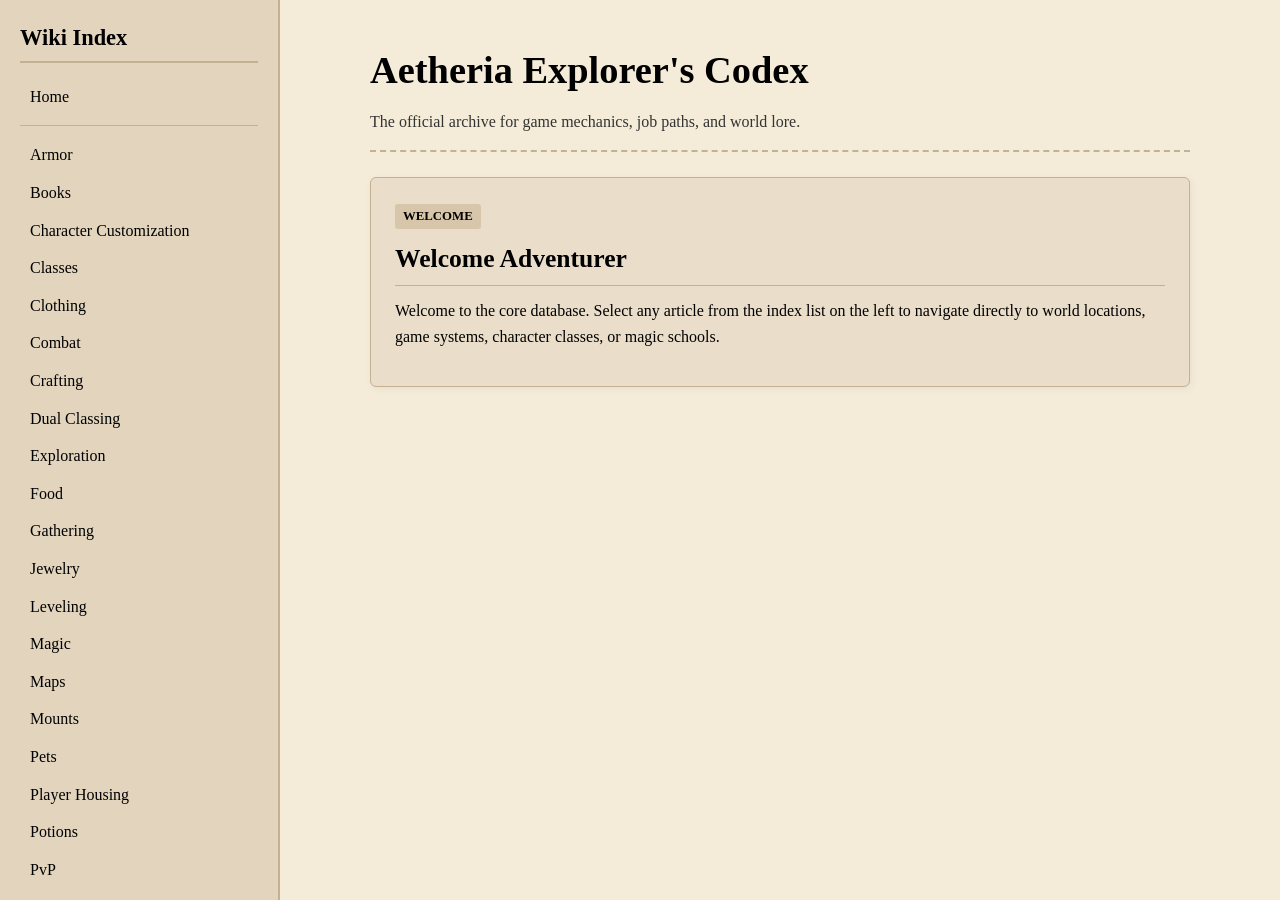
<file: docs/wiki.html>
<!DOCTYPE html>
<html lang="en">

<head>
    <meta charset="UTF-8">
    <meta name="viewport" content="width=device-width, initial-scale=1.0">
    <title>Aetheria Explorer's Codex</title>
    <style>
        /* ===== WIKI STYLES ===== */
        * {
            box-sizing: border-box;
            margin: 0;
            padding: 0;
        }

        body {
            background-color: #f4ecd8;
            color: #000;
            font-family: 'Georgia', 'Times New Roman', serif;
            line-height: 1.6;
            min-height: 100vh;
            display: flex;
        }

        .wiki-sidebar {
            width: 280px;
            background-color: #e3d5bd;
            border-right: 2px solid #c4b093;
            padding: 20px;
            position: sticky;
            top: 0;
            height: 100vh;
            overflow-y: auto;
            flex-shrink: 0;
        }

        .wiki-sidebar h2 {
            font-size: 1.4rem;
            margin-bottom: 15px;
            border-bottom: 2px solid #c4b093;
            padding-bottom: 5px;
        }

        .wiki-nav-list {
            list-style: none;
        }

        .wiki-nav-list .category-start {
            margin-top: 10px;
            padding-top: 10px;
            border-top: 1px solid #c4b093;
        }

        .wiki-nav-list a {
            color: #000;
            text-decoration: none;
            display: block;
            padding: 6px 10px;
            border-radius: 4px;
            font-weight: 500;
            cursor: pointer;
            transition: background-color 0.2s;
        }

        .wiki-nav-list a:hover {
            background-color: #d8c6aa;
            text-decoration: underline;
        }

        .wiki-main-content {
            flex-grow: 1;
            padding: 40px;
            max-width: 900px;
            margin: 0 auto;
            text-align: left;
        }

        .wiki-header {
            border-bottom: 2px dashed #c4b093;
            padding-bottom: 15px;
            margin-bottom: 25px;
        }

        .wiki-header h1 {
            font-size: 2.4rem;
        }

        .wiki-header p {
            margin-top: 8px;
            color: #333;
        }

        .wiki-card {
            background-color: #eadeca;
            border: 1px solid #c4b093;
            border-radius: 6px;
            padding: 24px;
            margin-bottom: 25px;
            box-shadow: 2px 2px 8px rgba(0, 0, 0, 0.05);
        }

        .wiki-card h2 {
            font-size: 1.6rem;
            border-bottom: 1px solid #c4b093;
            padding-bottom: 6px;
            margin-bottom: 12px;
        }

        .wiki-card h3 {
            margin: 14px 0 6px;
            font-size: 1.2rem;
        }

        .wiki-card p {
            margin-bottom: 12px;
        }

        .wiki-card ul {
            margin-left: 20px;
            margin-bottom: 12px;
        }

        .spell-level-card {
            margin-top: 15px;
            padding: 16px;
            background-color: #f4ecd8;
            border: 1px solid #c4b093;
            border-radius: 6px;
        }

        .spell-level-card h4 {
            font-size: 1.1rem;
            border-bottom: 1px solid #c4b093;
            padding-bottom: 4px;
            margin-bottom: 10px;
        }

        .spell-inline-list {
            line-height: 1.8;
        }

        .spell-dot-separator {
            margin: 0 8px;
            color: #8b0000;
            font-weight: bold;
        }

        a.wiki-link {
            color: #8b0000;
            text-decoration: none;
            font-weight: bold;
            border-bottom: 1px dotted #8b0000;
            cursor: pointer;
        }

        a.wiki-link:hover {
            text-decoration: underline;
            background-color: #d8c6aa;
        }

        .btn-back {
            display: inline-block;
            margin-bottom: 15px;
            padding: 6px 12px;
            background-color: #d8c6aa;
            border: 1px solid #c4b093;
            border-radius: 4px;
            cursor: pointer;
            font-weight: bold;
            font-family: inherit;
            font-size: 1rem;
        }

        .btn-back:hover {
            background-color: #e3d5bd;
        }

        .section-tag {
            display: inline-block;
            background-color: #d8c6aa;
            font-size: 0.8rem;
            font-weight: bold;
            padding: 2px 8px;
            border-radius: 3px;
            margin-bottom: 10px;
            text-transform: uppercase;
        }

        .hidden {
            display: none !important;
        }
    </style>
</head>

<body>

    <nav class="wiki-sidebar">
        <h2>Wiki Index</h2>
        <ul class="wiki-nav-list">
            <li><a onclick="loadMainPage()">Home</a></li>
            <li class="category-start"><a onclick="loadFeature('armor')">Armor</a></li>
            <li><a onclick="loadFeature('books')">Books</a></li>
            <li><a onclick="loadFeature('customization')">Character Customization</a></li>
            <li><a onclick="loadClassesIndex()">Classes</a></li>
            <li><a onclick="loadFeature('clothing')">Clothing</a></li>
            <li><a onclick="loadFeature('combat')">Combat</a></li>
            <li><a onclick="loadFeature('crafting')">Crafting</a></li>
            <li><a onclick="loadFeature('dual-classing')">Dual Classing</a></li>
            <li><a onclick="loadFeature('exploration')">Exploration</a></li>
            <li><a onclick="loadFeature('food')">Food</a></li>
            <li><a onclick="loadFeature('gathering')">Gathering</a></li>
            <li><a onclick="loadFeature('jewelry')">Jewelry</a></li>
            <li><a onclick="loadFeature('leveling')">Leveling</a></li>
            <li><a onclick="loadMagicIndex()">Magic</a></li>
            <li><a onclick="loadFeature('maps')">Maps</a></li>
            <li><a onclick="loadFeature('mounts')">Mounts</a></li>
            <li><a onclick="loadFeature('pets')">Pets</a></li>
            <li><a onclick="loadFeature('housing')">Player Housing</a></li>
            <li><a onclick="loadFeature('potions')">Potions</a></li>
            <li><a onclick="loadFeature('pvp')">PvP</a></li>
            <li><a onclick="loadRacesIndex()">Races</a></li>
            <li><a onclick="loadRealmsIndex()">Realms</a></li>
            <li><a onclick="loadFeature('tools')">Tools</a></li>
            <li><a onclick="loadFeature('traps')">Traps</a></li>
            <li><a onclick="loadFeature('weapons')">Weapons</a></li>
        </ul>
    </nav>

    <main class="wiki-main-content">
        <header class="wiki-header">
            <h1>Aetheria Explorer's Codex</h1>
            <p>The official archive for game mechanics, job paths, and world lore.</p>
        </header>
        <div id="content-area"></div>
    </main>

    <script>
        // ===== WIKI DATA =====
        const WIKI_DATA = {
            home: {
                tag: "Welcome",
                title: "Welcome Adventurer",
                description: "Welcome to the core database. Select any article from the index list on the left to navigate directly to world locations, game systems, character classes, or magic schools."
            },
            classes: {
                warrior: { name: "Warrior", description: "Frontline fighter protects allies and overwhelms enemies with powerful weapons.", features: ["Heavy armor", "Taunt abilities", "Weapon mastery", "High health"] },
                knight: { name: "Knight", description: "Disciplined defender clad in heavy plate, trained to absorb massive damage.", features: ["Heavy plate armor", "Shield blocks", "Enemy taunts", "High defense"] },
                paladin: { name: "Paladin", description: "Holy warrior combining martial combat with sacred light magic.", features: ["Holy damage", "Self & party heals", "Auras of protection", "Undead counter"] },
                "dark-knight": { name: "Dark Knight", description: "Knight who sacrifices vitality to channel dark magic and inflict heavy damage.", features: ["Two-handed scythes/swords", "Life-drain attacks", "Dark magic", "High risk, high reward"] },
                barbarian: { name: "Barbarian", description: "Fierce berserker who enters chaotic rages to increase strength and speed.", features: ["Berserker rage", "Dual-wielding heavy weapons", "Intimidating roars", "High health pool"] },
                monk: { name: "Monk", description: "Martial artist using internal energy and rapid hand-to-hand combat.", features: ["Unarmed mastery", "Chakra self-healing", "High attack speed", "Counter-attacks"] },
                blademaster: { name: "Blademaster", description: "Master of swordcraft delivering high-burst damage through rapid strikes.", features: ["Katana & Greatsword mastery", "Counter-strike stances", "Precision critical strikes", "High burst damage"] },
                ranger: { name: "Ranger", description: "Long-range hunter skilled in wilderness survival and animal companions.", features: ["Long-range attacks", "Animal companions", "Tracking skills", "Poison arrows"] },
                rogue: { name: "Rogue", description: "Fast assassin using stealth, traps, poisons, and precise attacks.", features: ["Stealth movement", "Critical strikes", "Lockpicking", "Deadly poisons"] },
                thief: { name: "Thief", description: "Quick-witted rogue excelling at stealing loot and dodging attacks.", features: ["Treasure hunting", "High evasion", "Pickpocketing", "Agile strikes"] },
                assassin: { name: "Assassin", description: "Shadow master who eliminates high-value targets instantly.", features: ["Stealth mastery", "Critical backstabs", "Deadly poisons", "Smoke bombs"] },
                beastmaster: { name: "Beastmaster", description: "Tamer of wild beasts who commands animals in battle.", features: ["Wild beast taming", "Pet combat commands", "Companion buffs", "Dual axe strikes"] },
                mage: { name: "Mage", description: "Elemental spellcaster unleashing destructive fire, ice, and lightning.", features: ["High burst damage", "AoE spells", "Mana shields", "Teleportation"] },
                cleric: { name: "Cleric", description: "Holy caster who heals allies and protects them with sacred shields.", features: ["Healing magic", "Protective blessings", "Undead banishment", "Party revival"] },
                druid: { name: "Druid", description: "Nature guardian commanding plants, animals, storms, and shapeshifting.", features: ["Animal transformation", "Nature magic", "Healing over time", "Weather control"] },
                shaman: { name: "Shaman", description: "Spiritual guide calling upon elemental totems and ancestral spirits.", features: ["Elemental totems", "Spirit warding", "Chain lightning", "Status cleanses"] },
                enchanter: { name: "Enchanter", description: "Tactical spellcaster specializing in crowd control and illusions.", features: ["Area crowd control", "Mana regeneration buffs", "Enemy illusions", "Haste enchantments"] },
                bard: { name: "Bard", description: "Musical performer inspiring allies and weakening enemies.", features: ["Party buffs", "Enemy debuffs", "Charm abilities", "Bonus dialogue options"] },
                necromancer: { name: "Necromancer", description: "Forbidden caster commanding undead minions and curses.", features: ["Summon undead", "Life-drain spells", "Curse abilities", "Minion customization"] },
                summoner: { name: "Summoner", description: "Caster forming pacts with avatars and elemental spirits.", features: ["Elemental avatars", "Pet spellcasting", "Pact abilities", "Ranged magic support"] },
                alchemist: { name: "Alchemist", description: "Experimenter creating explosives, elixirs, and chemical mixtures.", features: ["Explosive potions", "Healing & mana elixirs", "Acid & poison debuffs", "Transmutation utilities"] }
            },
            schools: {
                arcane: {
                    name: "Arcane Magic",
                    description: "General magic manipulating raw aetheric forces for utility, barrier creation, rapid repositioning, and targeted force missiles.",
                    modifiers: "+15% Casting Speed, +10% Spell Accuracy",
                    abilities: ["Spell Reflection", "Mana Conversion", "Instant Blink"],
                    spells: {
                        "aether-light": { name: "Aether Light", level: 1, castTime: "Instant", manaCost: "5 MP", description: "Illuminates dark dungeons and reveals invisible traps within a 15 meter radius." },
                        "force-push": { name: "Force Push", level: 1, castTime: "0.5s", manaCost: "12 MP", description: "Emits a wave of kinetic force knocking enemies backward and interrupting spell casts." },
                        "magic-missile": { name: "Magic Missile", level: 1, castTime: "1.0s", manaCost: "15 MP", description: "Fires 3 homing force projectiles that bypass physical defense and track targets." },
                        "mana-spark": { name: "Mana Spark", level: 1, castTime: "Instant", manaCost: "0 MP", description: "Instantly restores 10 Mana points to an ally or the caster." },
                        "arcane-shield": { name: "Arcane Shield", level: 15, castTime: "Instant", manaCost: "50 MP", description: "Creates a protective barrier absorbing oncoming damage via Mana points instead of Health." },
                        "blink-step": { name: "Blink Step", level: 15, castTime: "Instant", manaCost: "40 MP", description: "Short distance teleportation leaving behind an decoy illusion that draws threat." },
                        teleport: { name: "Teleport", level: 30, castTime: "Instant", manaCost: "80 MP", description: "Instantly blinks the caster up to 20 meters forward in their camera direction." }
                    }
                },
                fire: {
                    name: "Fire Magic",
                    description: "Volatile pyromantic incantations that deliver explosive area-of-effect damage and leave targets burning over time.",
                    modifiers: "+20% Critical Spell Damage, +15% Fire Resistance, -10% Cast Speed",
                    abilities: ["Ignited Burn Stacking", "Armor Melting", "Blast Radius Expansion"],
                    spells: {
                        cinder: { name: "Cinder", level: 8, castTime: "Instant", manaCost: "10 MP", description: "Sparks a minor flame on the target, dealing minor damage over 6 seconds." },
                        "flame-burst": { name: "Flame Burst", level: 8, castTime: "Instant", manaCost: "30 MP", description: "Releases a sudden ring of heat around the caster, knocking back nearby attackers." },
                        ignite: { name: "Ignite", level: 8, castTime: "1.0s", manaCost: "20 MP", description: "Sets enemy armor alight, reducing fire resistance by 15%." },
                        fireball: { name: "Fireball", level: 20, castTime: "2.5s", manaCost: "85 MP", description: "Hurls an explosive sphere of fire that detonates on impact dealing heavy AoE damage." },
                        combustion: { name: "Combustion", level: 35, castTime: "Instant", manaCost: "95 MP", description: "Instantly ignites all active burn effects on surrounding targets for burst damage." }
                    }
                }
            },
            realms: {
                valdmarr: {
                    name: "Valdmarr",
                    subtitle: "Old Valdric · “The pledged land”",
                    quote: "“An oath unkept is a wall unbuilt.”",
                    quoteAttrib: "— Valdric proverb",
                    description: "A confederation of human kingdoms bound by oath. Sturdy, proud, and always watching the wild edges where the greenskins press in. Every road is patrolled, every hillfort manned, every promise written in stone.",
                    features: ["Fir & pine forests", "Grey slate mountains", "Rolling farmland", "Timber lords & frontier towns", "Mining holds & pass forts", "Heartland villages"]
                },
                morvhal: {
                    name: "Morvhal",
                    subtitle: "Mortis · “Where the breath stops”",
                    quote: "“We do not bury our dead. We wait for them to stand.”",
                    quoteAttrib: "— inscription on the Black Gate",
                    description: "Not a kingdom so much as a condition. The land itself has stopped living, and nothing grows here that wasn't already dead. The marshes breathe. The trees listen. The dead do not always stay down.",
                    features: ["Bone-white barrens", "Black marshes", "Grey dead forests", "Wandering ghouls", "Necromancer covens", "Wraith-haunted woods"]
                },
                aelithwyn: {
                    name: "Aelithwyn",
                    subtitle: "Sylvan · “The woven dream”",
                    quote: "“You are welcome here. You were always welcome here. You have never left.”",
                    quoteAttrib: "— spoken at every fey threshold",
                    description: "The name the fey give themselves. Beautiful and wrong in equal measure. Seasons overlap, geometry bends, and colors are too saturated to be natural. Guests are honored — and rarely returned.",
                    features: ["Bioluminescent forest", "Crystal spires", "Eternal blossom groves", "Seelie courts & glow-moths", "Unseelie towers", "Dryads & shapeshifters"]
                },
                "kazrun-dum": {
                    name: "Kazrun-Dûm",
                    subtitle: "Kazrun · “The deep-delved home”",
                    quote: "“The mountain does not move. Neither do we.”",
                    quoteAttrib: "— first oath of the stone-singers",
                    description: "A hold, not a country. The dwarves measure it in tunnels, not miles, and the surface is only the roof of the real kingdom. Every hall was carved by hand, every forge lit from the same first fire.",
                    features: ["Snowcapped iron peaks", "Volcanic forge valleys", "Cavern entrances", "Gate-forts & watch-spires", "Great forges & rune-smiths", "Deep-roads & sinkhole gates"]
                },
                itharion: {
                    name: "Itharion",
                    subtitle: "High Elvish · “The long twilight”",
                    quote: "“We were not the first. We will not be the last. We are simply the ones who remember.”",
                    quoteAttrib: "— from the Star-Reader's Lament",
                    description: "The elves name it for the hour they love most, not the land itself. They are fading, and they know it. The realm fades with them — silver birch, still water, and quiet places that will outlast their keepers.",
                    features: ["Silver birch forest", "Mirror lakes", "High meadow terraces", "Wood elf villages & song-paths", "Star-readers & oracle pools", "High elf sanctuaries"]
                },
                ghorvash: {
                    name: "Ghorvash",
                    subtitle: "Black Speech · “The scar that feeds us”",
                    quote: "“The ground is ours because we bled on it first.”",
                    quoteAttrib: "— orc, goblin, and troll saying alike",
                    description: "Not a kingdom. A territory three peoples agreed not to slaughter each other over — mostly. The land is scarred because it has been fought over for centuries, and every crack tells you who won last.",
                    features: ["Red cracked badlands", "Root-tangled scrub & cave hills", "Black mesas & bog hollows", "Orc war camps & muster grounds", "Goblin warrens & scrap-towns", "Troll lairs & hunting grounds"]
                },
                vaskarel: {
                    name: "Vaskarel",
                    subtitle: "Draconic · “The first fire”",
                    quote: "“The mountain woke once. It will wake again.”",
                    quoteAttrib: "— carved over every wyrm roost",
                    description: "Named for the volcano the dragons consider their origin. Everything else in the realm is secondary to that mountain — the obsidian, the sulfur, the ash, the endless low rumble that never quite stops.",
                    features: ["Obsidian fields", "Sulfur flats", "Volcanic calderas", "Dragon roosts & glass wastes", "Kobold warrens & steam vents", "Wyrm flights & ash plumes"]
                },
                hrimgard: {
                    name: "Hrímgard",
                    subtitle: "Jotun · “The frost-wall”",
                    quote: "“We built the wall to keep you out. We are still deciding.”",
                    quoteAttrib: "— frost giant gate-keeper",
                    description: "The giants name it for the border it forms, not the land within. To them it's a wall they built to keep the small folk out, and it works. Beyond it: glacier, taiga, and cold that has its own opinion of travelers.",
                    features: ["Glacier fields", "Frozen taiga", "Ice spires & fjords", "Frost giant halls & ice-rivers", "Ice troll lairs & wolf packs", "Winter fey & frozen shrines"]
                },
                "nyr-thessa": {
                    name: "Nyr Thessa",
                    subtitle: "Mer-tongue · “The tide that remembers”",
                    quote: "“The surface forgets. The deep does not.”",
                    quoteAttrib: "— merfolk tide-priest",
                    description: "The merfolk name it for what the water holds, not what it looks like. Half-sunken, coral, tidal — more of it lies below than above, and the oldest parts have not seen light in a thousand years.",
                    features: ["Coral shallows", "Sunken ruins", "Kelp forests", "Merfolk courts & reef-towns", "Drowned cities & sea-elf archives", "Triton hunts & kraken lairs"]
                }
            },
            races: {
                humans: { name: "Human", description: "Adaptable explorers who have settled nearly every region of Aetheria and learned to combine many forms of magic.", features: ["Flexible skills", "Extra equipment slot", "Fast reputation gains", "Access to every faction"] },
                elves: { name: "Elf", description: "Elegant descendants of celestial beings who draw power from starlight and ancient magic.", features: ["Night vision", "Arcane resistance", "Starborn magic", "Ancient ruin bonuses"] },
                orcs: { name: "Orc", description: "Nomadic warriors who channel the fury of storms through ritual combat and fearless strength.", features: ["Melee damage", "Storm battle cries", "Intimidation", "Storm bonuses"] },
                goblins: { name: "Goblin", description: "Clever scavengers and inventive tinkerers who turn discarded objects into dangerous tools and traps.", features: ["Trap construction", "Improvised weapons", "Stealth bonuses", "Fast gathering"] },
                drakari: { name: "Drakari", description: "Dragon-blooded people who inherit elemental breath, powerful scales, and ancestral memories.", features: ["Elemental breath", "Natural armor", "Dragon language", "Dragon resistance"] },
                fey: { name: "Fey", description: "Unpredictable beings from enchanted forests who use illusion, charm, and nature magic.", features: ["Teleportation", "Illusions", "Nature affinity", "Reduced fall damage"] },
                vampires: { name: "Vampire", description: "Night-born survivors who wield blood magic, heightened senses, and ancient knowledge.", features: ["Blood magic", "Night vision", "Life draining", "Enhanced senses"] },
                lycans: { name: "Lycan", description: "Cursed shapeshifters who balance keen instincts and physical strength with pack traditions.", features: ["Beast transformation", "Keen tracking", "Pack instincts", "Regeneration"] },
                dwarves: { name: "Dwarf", description: "Underground builders and master engineers known for legendary armor and resilient bodies.", features: ["Armor endurance", "Mining bonuses", "Mechanical crafting", "Knockback resistance"] },
                merfolk: { name: "Nerithai", description: "Aquatic people who guard submerged ruins, command the currents, and move through oceans with ease.", features: ["Water breathing", "Swimming speed", "Tidal magic", "Underwater vision"] },
                giants: { name: "Gravorn", description: "Ancient mountain dwellers whose immense bodies carry the strength of stone and forgotten ages.", features: ["Great strength", "High health", "Mountain stride", "Earth resistance"] },
                kitsune: { name: "Vulpiri", description: "Clever fox spirits who use illusion, quick movement, and shimmering fire to outwit enemies.", features: ["Foxfire magic", "Illusions", "Quick movement", "Social versatility"] },
                golems: { name: "Runekith", description: "Constructed beings awakened by ancient cores who bring tireless focus and durable bodies.", features: ["Construct body", "Damage resistance", "Tireless endurance", "Rune affinity"] },
                halflings: { name: "Brindlekin", description: "Small, fortunate travelers whose courage and resourcefulness help them thrive in a dangerous world.", features: ["Lucky escapes", "Stealth bonuses", "Camp cooking", "Quick hands"] }
            },
            gameFeatures: {
                combat: { name: "Combat", description: "Master tactical battles through weapon attacks, class abilities, positioning, and coordinated group play.", details: ["Action-based encounters", "Class abilities", "Combos", "Tactical enemy strategies", "Group combat", "Solo combat"] },
                customization: { name: "Character Customization", description: "Create a character with unique appearance, equipment, and identity.", details: ["Appearance customization", "Armor styles", "Weapons & accessories", "Personal identity options"] },
                leveling: { name: "Leveling", description: "Progress through combat, quests, exploration, and achievements.", details: ["Character progression", "Ability unlocks", "Powerful equipment", "Multiple progression paths"] },
                "dual-classing": { name: "Dual Classing", description: "Combine two job paths to create unique synergies.", details: ["Sub-job combinations", "Shared ability pools", "Flexible builds", "Custom synergies"] },
                mounts: { name: "Mounts", description: "Travel across Aetheria with land and flying mounts.", details: ["Land mounts", "Flying mounts", "Rare creatures", "Mount collection"] },
                pets: { name: "Pets", description: "Raise, train, and adventure alongside loyal pets that support you with unique abilities and companionship.", details: ["Pet adoption", "Companion abilities", "Training", "Bonding", "Rare pet breeds"] },
                pvp: { name: "PvP", description: "Test your skills against other players.", details: ["Faction warfare", "Arenas", "Battlegrounds", "Competitive rewards"] },
                housing: { name: "Player Housing", description: "Claim and customize your own home.", details: ["Personal homes", "Furniture", "Trophy displays", "Gathering spaces"] },
                crafting: { name: "Crafting", description: "Gather resources and create valuable items.", details: ["Weapons", "Armor", "Potions", "Clothing", "Jewelry", "Maps", "Books", "Food", "Tools", "Traps"] },
                gathering: { name: "Gathering", description: "Collect raw materials throughout Aetheria to support crafting, trade, exploration, and survival.", details: ["Ores", "Metals", "Stone", "Crystals", "Woods", "Fibers", "Herbs", "Medicinal plants", "Cooking ingredients", "Monster parts", "Animal hides", "Leather", "Fishing catches", "Gems", "Rare minerals"] },
                weapons: { name: "Weapons", description: "Forge blades, bows, staves, and enchanted armaments for every combat style.", details: ["Melee weapons", "Ranged weapons", "Magical weapons", "Enchantment slots", "Quality tiers"] },
                armor: { name: "Armor", description: "Craft protective gear ranging from light clothing to heavy plate.", details: ["Light armor", "Medium armor", "Heavy armor", "Magical reinforcement", "Set bonuses"] },
                clothing: { name: "Clothing", description: "Create everyday outfits, cosmetic gear, robes, cloaks, and faction-themed attire.", details: ["Cosmetic outfits", "Robes", "Cloaks", "Faction clothing", "Dye customization", "Tailored bonuses"] },
                potions: { name: "Potions", description: "Brew healing potions, mana elixirs, poisons, and temporary combat buffs.", details: ["Healing potions", "Mana elixirs", "Buff mixtures", "Poisons", "Rare catalyst reactions"] },
                books: { name: "Books", description: "Write spell tomes, lore books, crafting manuals, and collectible codices.", details: ["Spell tomes", "Lore books", "Crafting manuals", "Collectible codices", "Skill-granting texts"] },
                food: { name: "Food", description: "Prepare meals that restore health, grant temporary buffs, and support long adventures.", details: ["Healing meals", "Buff foods", "Rare recipes", "Feasts", "Seasonal ingredients"] },
                jewelry: { name: "Jewelry", description: "Craft rings, necklaces, charms, and magical accessories that enhance character stats.", details: ["Rings", "Necklaces", "Charms", "Gem socketing", "Magical infusions"] },
                maps: { name: "Maps", description: "Create detailed maps that reveal hidden paths, treasure locations, and secret routes.", details: ["Treasure maps", "Dungeon maps", "Exploration charts", "Hidden route markers", "Cartography skill bonuses"] },
                tools: { name: "Tools", description: "Craft utility tools for gathering, exploration, construction, repairs, and survival.", details: ["Gathering tools", "Construction tools", "Exploration gear", "Repair kits", "Utility devices"] },
                traps: { name: "Traps", description: "Build mechanical and magical traps for hunting, defense, and tactical combat.", details: ["Hunting traps", "Explosive traps", "Magical snares", "Poison traps", "Remote-trigger devices"] },
                exploration: { name: "Exploration", description: "Discover hidden locations, ruins, treasures, and mysteries.", details: ["Hidden locations", "Ancient ruins", "Secret treasures", "Exploration discoveries"] }
            }
        };

        // ===== RENDER HELPERS =====
        function renderContent(html) {
            const wikiHeader = document.querySelector('.wiki-header');
            const container = document.getElementById('content-area');
            if (wikiHeader) wikiHeader.hidden = true;
            container.innerHTML = html;
        }

        // ===== PAGES =====
        function loadMainPage() {
            const home = WIKI_DATA.home;
            renderContent(`<div class="wiki-card"><span class="section-tag">${home.tag}</span><h2>${home.title}</h2><p>${home.description}</p></div>`);
            document.querySelector('.wiki-header').hidden = false;
        }

        function loadClassesIndex() {
            let html = `<div class="wiki-card"><span class="section-tag">Archetypes</span><h2>Classes</h2><p>Select a combat class below to view its specific roles, weaponry, and core stat modifiers:</p><ul>`;
            for (const [key, c] of Object.entries(WIKI_DATA.classes)) {
                html += `<li><a class="wiki-link" onclick="loadClassDetail('${key}')">${c.name}</a></li>`;
            }
            html += `</ul></div>`;
            renderContent(html);
        }

        function loadClassDetail(key) {
            const c = WIKI_DATA.classes[key];
            if (!c) return renderContent(`<div class="wiki-card"><h2>Class Not Found</h2></div>`);
            renderContent(`<button class="btn-back" onclick="loadClassesIndex()">← Back to Classes</button><div class="wiki-card"><span class="section-tag">Class Archetype</span><h2>${c.name}</h2><p>${c.description}</p><h3>Key Traits & Features</h3><ul>${c.features.map(f => `<li>${f}</li>`).join('')}</ul></div>`);
        }

        function loadMagicIndex() {
            let html = `<div class="wiki-card"><span class="section-tag">Mystic Arts</span><h2>Magic Schools</h2><p>Select a magic school below:</p><ul>`;
            for (const [key, s] of Object.entries(WIKI_DATA.schools)) {
                html += `<li><a class="wiki-link" onclick="loadSchoolPage('${key}')">${s.name}</a> — ${s.description}</li>`;
            }
            html += `</ul></div>`;
            renderContent(html);
        }

        function loadSchoolPage(key) {
            const s = WIKI_DATA.schools[key];
            let html = `<button class="btn-back" onclick="loadMagicIndex()">← Back to Magic</button><div class="wiki-card"><span class="section-tag">Magic School</span><h2>${s.name}</h2><p>${s.description}</p><h3>School Overview</h3><ul><li><strong>Stat Modifiers:</strong> ${s.modifiers}</li><li><strong>Special Abilities:</strong> ${s.abilities.join(', ')}</li></ul><h3>Spell List by Level</h3>`;
            const levelGroups = {};
            for (const [sk, sp] of Object.entries(s.spells)) {
                if (!levelGroups[sp.level]) levelGroups[sp.level] = [];
                levelGroups[sp.level].push({ key: sk, name: sp.name });
            }
            Object.keys(levelGroups).sort((a, b) => a - b).forEach(lvl => {
                levelGroups[lvl].sort((a, b) => a.name.localeCompare(b.name));
                const links = levelGroups[lvl].map(sp => `<a class="wiki-link" onclick="loadSpellDetail('${key}','${sp.key}')">${sp.name}</a>`).join(' <span class="spell-dot-separator">•</span> ');
                html += `<div class="spell-level-card"><h4>Level ${lvl}</h4><p class="spell-inline-list">${links}</p></div>`;
            });
            html += `</div>`;
            renderContent(html);
        }

        function loadSpellDetail(schoolKey, spellKey) {
            const sp = WIKI_DATA.schools[schoolKey].spells[spellKey];
            const sn = WIKI_DATA.schools[schoolKey].name;
            renderContent(`<button class="btn-back" onclick="loadSchoolPage('${schoolKey}')">← Back to ${sn}</button><div class="wiki-card"><span class="section-tag">${sn} Spell</span><h2>${sp.name}</h2><p>${sp.description}</p><ul><li><strong>School:</strong> ${sn}</li><li><strong>Required Level:</strong> Level ${sp.level}</li><li><strong>Cast Time:</strong> ${sp.castTime}</li><li><strong>Mana Cost:</strong> ${sp.manaCost}</li></ul></div>`);
        }

        function loadRealmsIndex() {
            let html = `<div class="wiki-card"><span class="section-tag">World Regions</span><h2>Realms</h2><p>Select a world realm below:</p><ul>`;
            for (const [key, r] of Object.entries(WIKI_DATA.realms)) {
                html += `<li><a class="wiki-link" onclick="loadRealmDetail('${key}')">${r.name}</a> — <em>${r.subtitle}</em></li>`;
            }
            html += `</ul></div>`;
            renderContent(html);
        }

        function loadRealmDetail(key) {
            const r = WIKI_DATA.realms[key];
            if (!r) return renderContent(`<div class="wiki-card"><h2>Realm Not Found</h2></div>`);
            renderContent(`
        <button class="btn-back" onclick="loadRealmsIndex()">← Back to Realms</button>
        <div class="wiki-card">
            <span class="section-tag">World Realm</span>
            <h2>${r.name}</h2>
            <p style="font-style:italic; color:#6b4a1a; margin-bottom:12px;">${r.subtitle}</p>
            <blockquote style="font-style:italic; border-left:3px solid #c4b093; padding:10px 16px; margin:12px 0 16px; background:#f4ecd8; border-radius:4px;">
                ${r.quote}
                <span style="display:block; margin-top:6px; font-style:normal; font-size:0.8rem; letter-spacing:2px; text-transform:uppercase; color:#8a7a58; text-align:right;">${r.quoteAttrib}</span>
            </blockquote>
            <p>${r.description}</p>
            <h3>Terrain &amp; Peoples</h3>
            <ul>${r.features.map(f => `<li>${f}</li>`).join('')}</ul>
        </div>
    `);
        }

        function loadRacesIndex() {
            let html = `<div class="wiki-card"><span class="section-tag">Ancestries</span><h2>Races</h2><p>Select a race below:</p><ul>`;
            for (const [key, r] of Object.entries(WIKI_DATA.races)) {
                html += `<li><a class="wiki-link" onclick="loadRaceDetail('${key}')">${r.name}</a> — ${r.description}</li>`;
            }
            html += `</ul></div>`;
            renderContent(html);
        }

        function loadRaceDetail(key) {
            const r = WIKI_DATA.races[key];
            if (!r) return renderContent(`<div class="wiki-card"><h2>Race Not Found</h2></div>`);
            renderContent(`<button class="btn-back" onclick="loadRacesIndex()">← Back to Races</button><div class="wiki-card"><span class="section-tag">Race</span><h2>${r.name}</h2><p>${r.description}</p><h3>Racial Features</h3><ul>${r.features.map(f => `<li>${f}</li>`).join('')}</ul></div>`);
        }

        function loadFeature(key) {
            const f = WIKI_DATA.gameFeatures[key];
            if (!f) return renderContent(`<div class="wiki-card"><h2>Feature Not Found</h2></div>`);
            renderContent(`<button class="btn-back" onclick="loadMainPage()">← Back to Home</button><div class="wiki-card"><span class="section-tag">Game Feature</span><h2>${f.name}</h2><p>${f.description}</p><h3>Details</h3><ul>${f.details.map((d, i) => `<li><a class="wiki-link" onclick="loadFeatureDetail('${key}',${i})">${d}</a></li>`).join('')}</ul></div>`);
        }

        function loadFeatureDetail(featureKey, detailIndex) {
            const f = WIKI_DATA.gameFeatures[featureKey];
            const d = f && f.details[detailIndex];
            if (!f || !d) return renderContent(`<div class="wiki-card"><h2>Article Not Found</h2></div>`);
            renderContent(`<button class="btn-back" onclick="loadFeature('${featureKey}')">← Back to ${f.name}</button><div class="wiki-card"><span class="section-tag">${f.name} Guide</span><h2>${d}</h2><p>This starter article covers ${d.toLowerCase()} as part of ${f.name.toLowerCase()} in Aetheria. Expand this page later with recipes, requirements, locations, rewards, and gameplay notes.</p><h3>Template Details</h3><ul><li><strong>Category:</strong> ${f.name}</li><li><strong>Common uses:</strong> Progression, exploration, trade, and adventure preparation</li><li><strong>Availability:</strong> Found through normal play and related activities</li></ul></div>`);
        }

        // ===== INIT =====
        document.addEventListener('DOMContentLoaded', () => loadMainPage());
    </script>
</body>

</html>
</file>
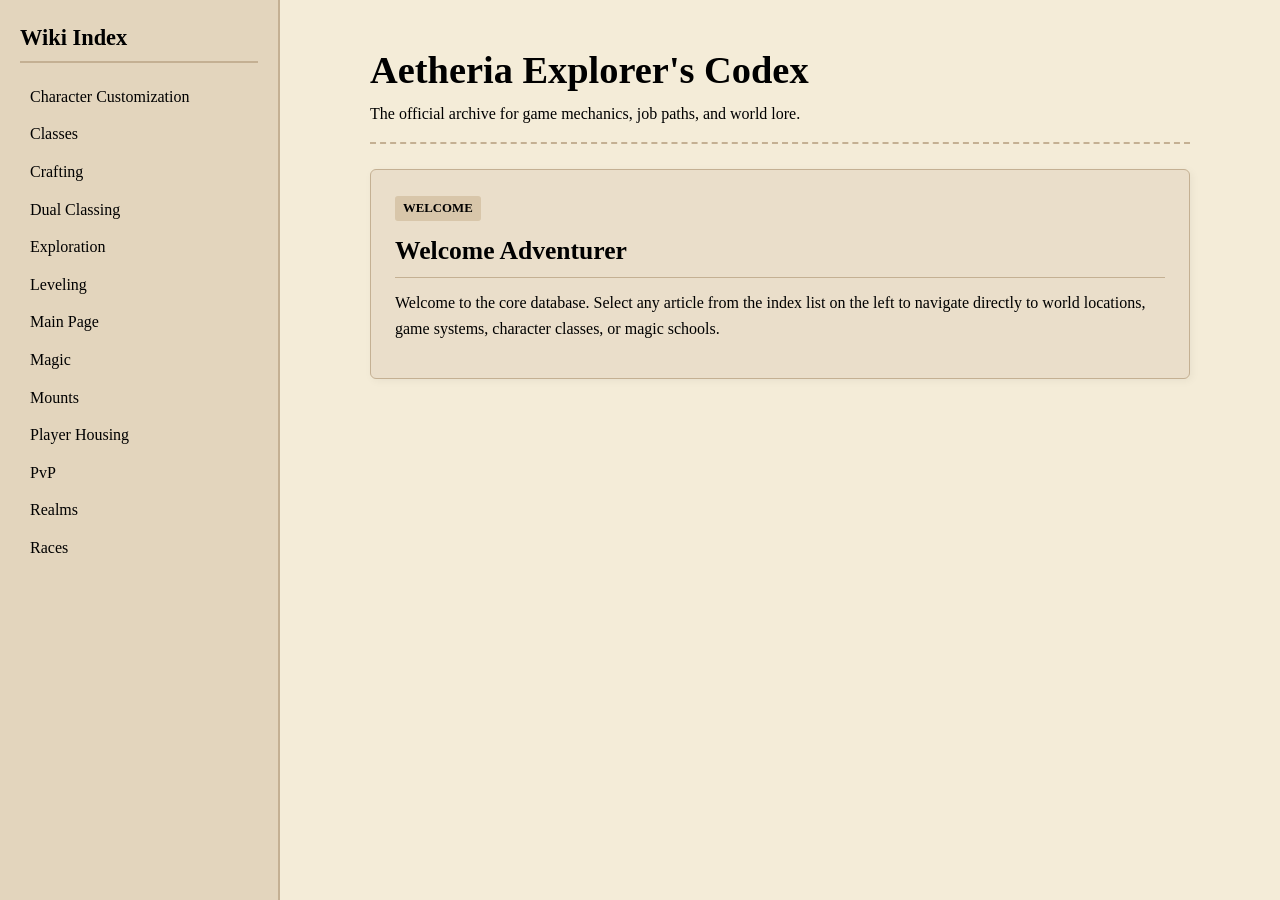
<file: GitHubPage/docs/index_wiki.html>
﻿<!DOCTYPE html>
<html lang="en">
<head>
    <meta charset="UTF-8">
    <meta name="viewport" content="width=device-width, initial-scale=1.0">
    <title>MMO Game Wiki</title>
    <link rel="stylesheet" href="stylesheet_wiki.css">
</head>
<body>

    <!-- Left Navigation Index -->
    <nav class="sidebar">
        <h2>Wiki Index</h2>
        <ul class="nav-list">
            <li><a onclick="loadFeature('customization')">Character Customization</a></li>
            <li><a onclick="loadClassesIndex()">Classes</a></li>
            <li><a onclick="loadFeature('crafting')">Crafting</a></li>
            <li><a onclick="loadFeature('dual-classing')">Dual Classing</a></li>
            <li><a onclick="loadFeature('exploration')">Exploration</a></li>
            <li><a onclick="loadFeature('leveling')">Leveling</a></li>
            <li><a onclick="loadMainPage()">Main Page</a></li>
            <li><a onclick="loadMagicIndex()">Magic</a></li>
            <li><a onclick="loadFeature('mounts')">Mounts</a></li>
            <li><a onclick="loadFeature('housing')">Player Housing</a></li>
            <li><a onclick="loadFeature('pvp')">PvP</a></li>
            <li><a onclick="loadRealmsIndex()">Realms</a></li>
            <li><a onclick="loadRacesIndex()">Races</a></li>
        </ul>
    </nav>

    <!-- Main Content Area Frame -->
    <main class="main-content">
        <header class="wiki-header">
            <h1 id="header-title">Aetheria Explorer's Codex</h1>
            <p id="header-subtitle">The official archive for game mechanics, job paths, and world lore.</p>
        </header>

        <!-- Dynamic Content Rendering Container -->
        <div id="content-area"></div>
    </main>

    <script src="script_wiki.js"></script>
</body>
</html>
</file>
<file: GitHubPage/docs/stylesheet_wiki.css>
﻿:root {
    --bg-color: #f4ecd8;
    --card-bg: #eadeca;
    --sidebar-bg: #e3d5bd;
    --text-color: #000000;
    --border-color: #c4b093;
    --hover-bg: #d8c6aa;
    --font-family: 'Georgia', 'Times New Roman', serif;
}

* {
    box-sizing: border-box;
    margin: 0;
    padding: 0;
}

body {
    background-color: var(--bg-color);
    color: var(--text-color);
    font-family: var(--font-family);
    display: flex;
    min-height: 100vh;
    line-height: 1.6;
}

/* Sidebar Navigation */
.sidebar {
    width: 280px;
    background-color: var(--sidebar-bg);
    border-right: 2px solid var(--border-color);
    padding: 20px;
    position: sticky;
    top: 0;
    height: 100vh;
    overflow-y: auto;
    flex-shrink: 0;
}

    .sidebar h2 {
        font-size: 1.4rem;
        color: #000000;
        margin-bottom: 15px;
        border-bottom: 2px solid var(--border-color);
        padding-bottom: 5px;
    }

.nav-list {
    list-style: none;
}

    .nav-list a {
        color: #000000;
        text-decoration: none;
        display: block;
        padding: 6px 10px;
        border-radius: 4px;
        font-weight: 500;
        cursor: pointer;
        transition: background-color 0.2s;
    }

        .nav-list a:hover {
            background-color: var(--hover-bg);
            font-weight: bold;
        }

/* Main Layout */
.main-content {
    flex-grow: 1;
    padding: 40px;
    max-width: 900px;
    margin: 0 auto;
}

.wiki-header {
    border-bottom: 2px dashed var(--border-color);
    padding-bottom: 15px;
    margin-bottom: 25px;
}

    .wiki-header h1 {
        font-size: 2.4rem;
    }

.card {
    background-color: var(--card-bg);
    border: 1px solid var(--border-color);
    border-radius: 6px;
    padding: 24px;
    margin-bottom: 25px;
    box-shadow: 2px 2px 8px rgba(0,0,0,0.05);
}

    .card h2 {
        font-size: 1.6rem;
        border-bottom: 1px solid var(--border-color);
        padding-bottom: 6px;
        margin-bottom: 12px;
    }

    .card h3 {
        margin: 14px 0 6px 0;
        font-size: 1.2rem;
    }

    .card p {
        margin-bottom: 12px;
    }

    .card ul {
        margin-left: 20px;
        margin-bottom: 12px;
    }

/* Level Containers & Spells */
.spell-level-card {
    margin-top: 15px;
    padding: 16px;
    background-color: var(--bg-color);
    border: 1px solid var(--border-color);
    border-radius: 6px;
}

    .spell-level-card h4 {
        font-size: 1.1rem;
        border-bottom: 1px solid var(--border-color);
        padding-bottom: 4px;
        margin-bottom: 10px;
    }

.spell-inline-list {
    line-height: 1.8;
}

.spell-dot-separator {
    margin: 0 8px;
    color: #8b0000;
    font-weight: bold;
}

/* Links & Buttons */
a.wiki-link {
    color: #8b0000;
    text-decoration: none;
    font-weight: bold;
    border-bottom: 1px dotted #8b0000;
    cursor: pointer;
}

    a.wiki-link:hover {
        text-decoration: underline;
        background-color: var(--hover-bg);
    }

.btn-back {
    display: inline-block;
    margin-bottom: 15px;
    padding: 6px 12px;
    background-color: var(--hover-bg);
    border: 1px solid var(--border-color);
    border-radius: 4px;
    cursor: pointer;
    font-weight: bold;
}

    .btn-back:hover {
        background-color: var(--sidebar-bg);
    }

.section-tag {
    display: inline-block;
    background-color: var(--hover-bg);
    font-size: 0.8rem;
    font-weight: bold;
    padding: 2px 8px;
    border-radius: 3px;
    margin-bottom: 10px;
    text-transform: uppercase;
}
</file>
